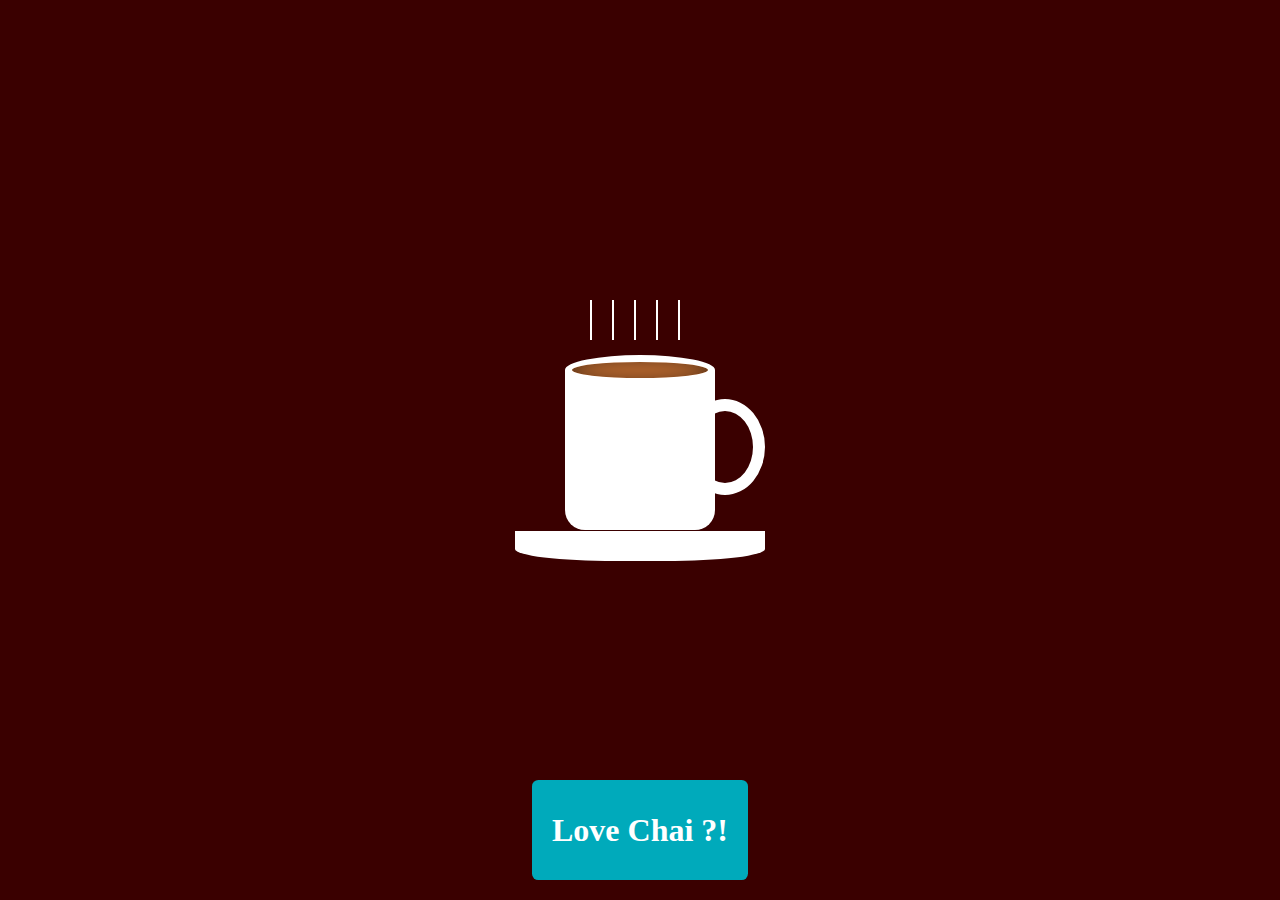
<file: Animated Tea Cup/index.html>
<!DOCTYPE html>
<html lang="en">
<head>
    <meta charset="UTF-8">
    <meta name="viewport" content="width=device-width, initial-scale=1.0">
    <title>Animated Tea Cup</title>
    <link rel="stylesheet" href="style.css">
</head>
<body>
    <div class="speech-bubble">
        <h1>Love Chai ?!</h1>
    </div>
    <div class="cup">
        <ul>
            <li></li>
            <li></li>
            <li></li>
            <li></li>
            <li></li>
        </ul>
        <div class="plate"></div>
    </div>
    
</body>
</html>
</file>
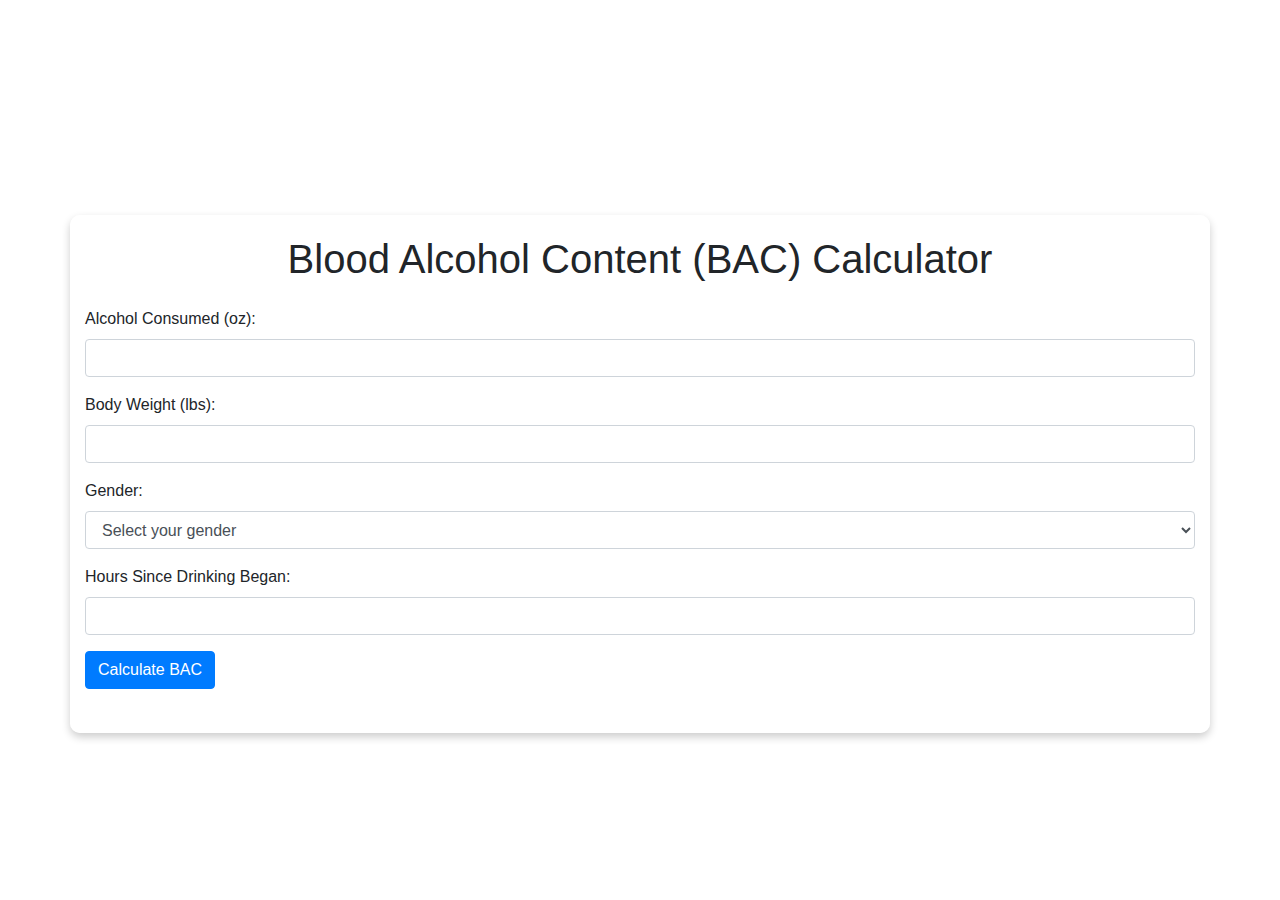
<file: Blood Alcohol Content/index.html>
<!DOCTYPE html>
<html lang="en">
<head>
    <meta charset="UTF-8">
    <meta name="viewport" content="width=device-width, initial-scale=1.0">
    <link href="styles.css" rel="stylesheet">
    <link href="https://stackpath.bootstrapcdn.com/bootstrap/4.5.2/css/bootstrap.min.css" rel="stylesheet">
    <title>BAC Calculator</title>
</head>
<body>
    <div class="bg d-flex justify-content-center align-items-center">
    <div class="container mt-5">
    <h1>Blood Alcohol Content (BAC) Calculator</h1>
    <form id="bacForm" class="mt-4">
        <div class="form-group">
            <label for="alcoholConsumed">Alcohol Consumed (oz):</label>
            <input type="number" class="form-control" id="alcoholConsumed" required>
        </div>
        <div class="form-group">
            <label for="bodyWeight">Body Weight (lbs):</label>
            <input type="number" class="form-control" id="bodyWeight" required>
        </div>
        <div class="form-group">
            <label for="gender">Gender:</label>
            <select class="form-control" id="gender" required>
                <option value="" disabled selected>Select your gender</option>
                <option value="male">Male</option>
                <option value="female">Female</option>
            </select>
        </div>
        <div class="form-group">
            <label for="hours">Hours Since Drinking Began:</label>
            <input type="number" class="form-control" id="hours" required>
        </div>
        <button type="button" class="btn btn-primary" onclick="calculateBAC()">Calculate BAC</button>
    </form>
    <h2 class="text-center mt-4" id="result"></h2>
</div></div>
    <script src="bacCalculator.js"></script>
</body>
</html>
</file>
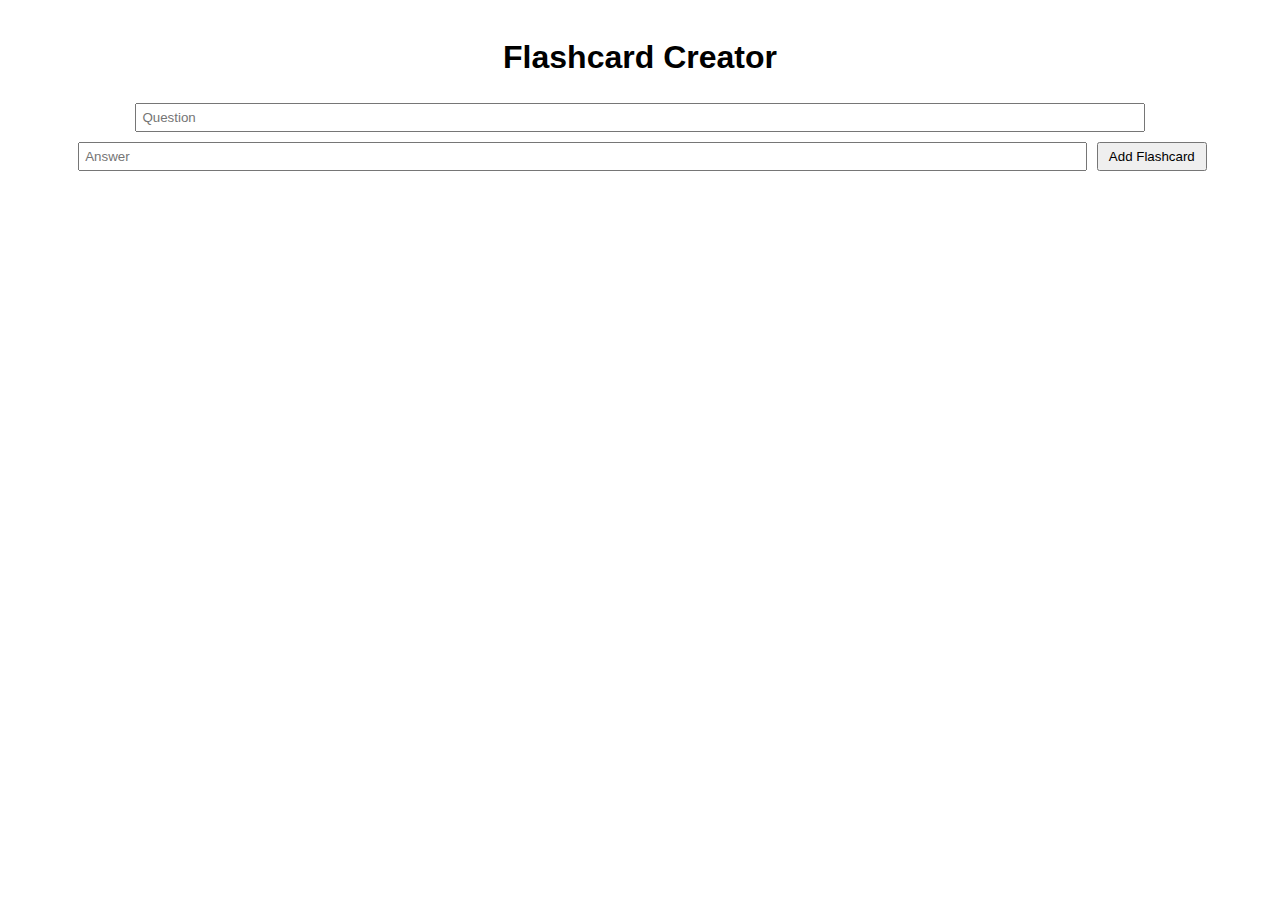
<file: FlashCard/index.html>
<!DOCTYPE html>
<html lang="en">
<head>
  <meta charset="UTF-8">
  <title>Flashcard Creator</title>
  <link rel="stylesheet" href="popup.css">
</head>
<body>
  <div id="app">
    <h1>Flashcard Creator</h1>
    <div id="flashcard-form">
      <input type="text" id="question" placeholder="Question">
      <input type="text" id="answer" placeholder="Answer">
      <button id="add-flashcard">Add Flashcard</button>
    </div>
    <div id="flashcards">
      <!-- Flashcards will be dynamically added here -->
    </div>
  </div>
  <script src="popup.js"></script>
</body>
</html>
</file>
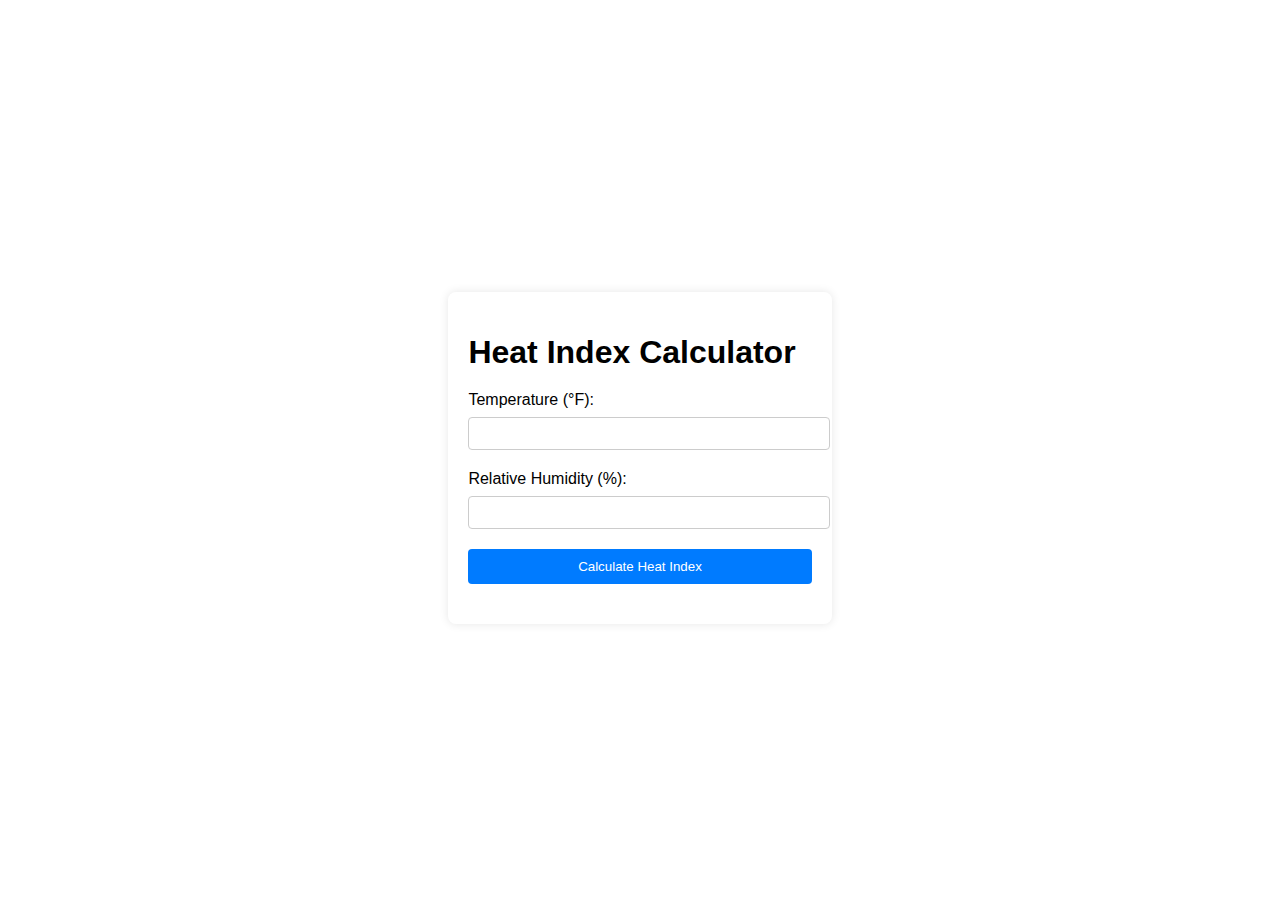
<file: HeatIndex/index.html>
<!DOCTYPE html>
<html lang="en">
<head>
    <meta charset="UTF-8">
    <meta name="viewport" content="width=device-width, initial-scale=1.0">
    <title>Heat Index Calculator</title>
    <link rel="stylesheet" href="style.css">
</head>
<body>
    <div class="container">
        <h1>Heat Index Calculator</h1>
        <form id="heatIndexForm">
            <label for="temperature">Temperature (°F):</label>
            <input type="number" id="temperature" name="temperature" required>
            
            <label for="humidity">Relative Humidity (%):</label>
            <input type="number" id="humidity" name="humidity" required>
            
            <button type="submit">Calculate Heat Index</button>
        </form>
        <div id="result"></div>
    </div>
    <script src="script.js"></script>
</body>
</html>
</file>
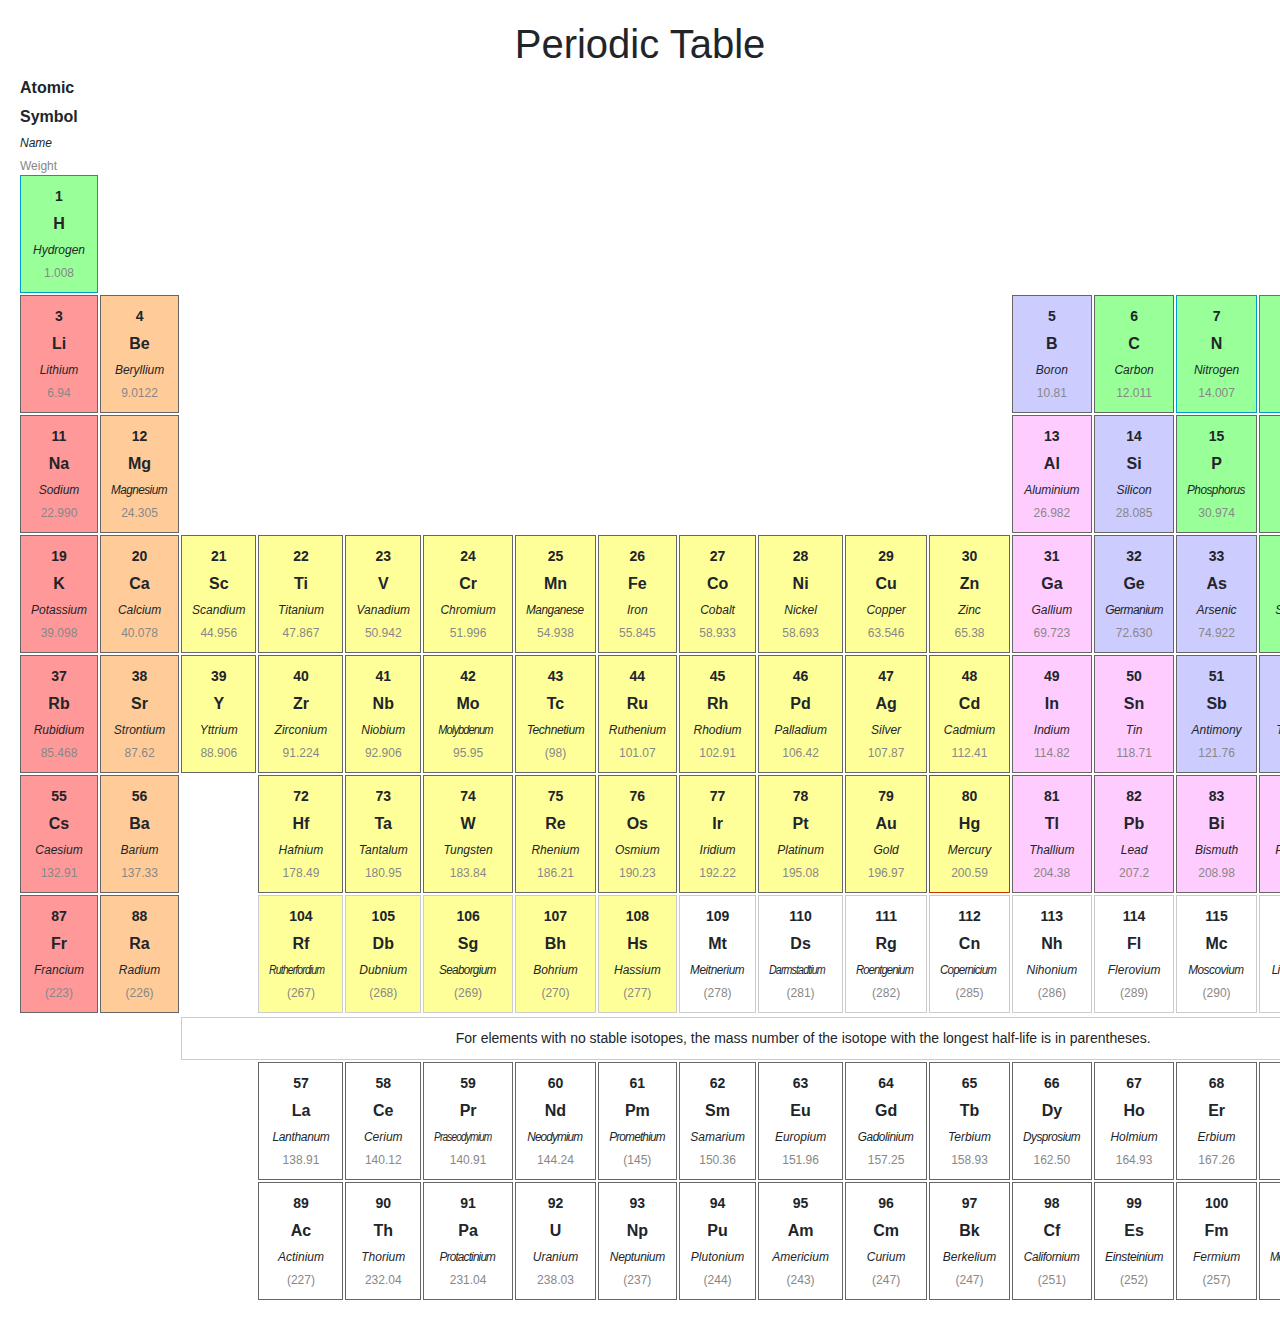
<file: Interactive-Periodic-Table/index.html>
<!DOCTYPE html>
<html lang="en">
<head>
    <meta charset="UTF-8">
    <meta name="viewport" content="width=device-width, initial-scale=1.0">
    <link rel="stylesheet" href="styles.css">
    <link href="https://stackpath.bootstrapcdn.com/bootstrap/4.5.2/css/bootstrap.min.css" rel="stylesheet">
    <link rel="stylesheet" href="https://cdnjs.cloudflare.com/ajax/libs/font-awesome/6.0.0-beta3/css/all.min.css">
   
      
    <title>Interactive Periodic Table</title>
</head>
<body>
        <h1>Periodic Table</h1>
        <div id="Legend" class="Legend">
        <b>Atomic</b>
        <abbr>Symbol</abbr>
        <em>Name</em>
        <data>Weight</data>
        </div>
        <div class="periodic-table" data-num="1">
               <li class="Nonmetal s Gas" data-atomic="1" tabindex="0" id="ele">
            <b>1</b>
            <abbr>H</abbr>
            <em>Hydrogen</em>
            <data data-abridged="1.008">1.008</data>
        </li>
        <li class="Noble s Gas" data-atomic="2" tabindex="0" id="ele">
            <b>2</b>
            <abbr>He</abbr>
            <em>Helium</em>
            <data data-abridged="4.0026">4.0026</data>
        </li>
        <li class="Alkali s Solid" data-atomic="3" tabindex="0" id="ele">
            <b>3</b>
            <abbr>Li</abbr>
            <em>Lithium</em>
            <data data-abridged="6.94">6.94</data>
        </li>
        <li class="Alkaline s Solid" data-atomic="4" tabindex="0" id="ele">
            <b>4</b>
            <abbr>Be</abbr>
            <em>Beryllium</em>
            <data data-abridged="9.0122">9.0122</data>
        </li>
        <li class="Metalloid p Solid" data-atomic="5" tabindex="0" id="ele">
            <b>5</b>
            <abbr>B</abbr>
            <em>Boron</em>
            <data data-abridged="10.81">10.81</data>
        </li>
        <li class="Nonmetal p Solid" data-atomic="6" tabindex="0" id="ele">
            <b>6</b>
            <abbr>C</abbr>
            <em>Carbon</em>
            <data data-abridged="12.011">12.011</data>
        </li>
        <li class="Nonmetal p Gas" data-atomic="7" tabindex="0" id="ele">
            <b>7</b>
            <abbr>N</abbr>
            <em>Nitrogen</em>
            <data data-abridged="14.007">14.007</data>
        </li>
        <li class="Nonmetal p Gas" data-atomic="8" tabindex="0" id="ele">
            <b>8</b>
            <abbr>O</abbr>
            <em>Oxygen</em>
            <data data-abridged="15.999">15.999</data>
        </li>
        <li class="Nonmetal p Gas" data-atomic="9" tabindex="0" id="ele">
            <b>9</b>
            <abbr>F</abbr>
            <em>Fluorine</em>
            <data data-abridged="18.998">18.998</data>
        </li>
        <li class="Noble p Gas" data-atomic="10" tabindex="0" id="ele">
            <b>10</b>
            <abbr>Ne</abbr>
            <em>Neon</em>
            <data data-abridged="20.180">20.180</data>
        </li>
        <li class="Alkali s Solid" data-atomic="11" tabindex="0" id="ele">
            <b>11</b>
            <abbr>Na</abbr>
            <em>Sodium</em>
            <data data-abridged="22.990">22.990</data>
        </li>
        <li class="Alkaline s Solid" data-atomic="12" tabindex="0" id="ele">
            <b>12</b>
            <abbr>Mg</abbr>
            <em style="letter-spacing: -0.0462963em; transform: translateX(-1%) scaleX(0.98);">Magnesium</em>
            <data data-abridged="24.305">24.305</data>
        </li>
        <li class="Poor p Solid" data-atomic="13" tabindex="0" id="ele">
            <b>13</b>
            <abbr>Al</abbr>
            <em style="letter-spacing: -0.00925926em;">Aluminium</em>
            <data data-abridged="26.982">26.982</data>
        </li>
        <li class="Metalloid p Solid" data-atomic="14" tabindex="0" id="ele">
            <b>14</b>
            <abbr>Si</abbr>
            <em>Silicon</em>
            <data data-abridged="28.085">28.085</data>
        </li>
        <li class="Nonmetal p Solid" data-atomic="15" tabindex="0" id="ele">
            <b>15</b>
            <abbr>P</abbr>
            <em style="letter-spacing: -0.0416667em; transform: translateX(-1%) scaleX(0.98);">Phosphorus</em>
            <data data-abridged="30.974">30.974</data>
        </li>
        <li class="Nonmetal p Solid" data-atomic="16" tabindex="0" id="ele">
            <b>16</b>
            <abbr>S</abbr>
            <em>Sulfur</em>
            <data data-abridged="32.06">32.06</data>
        </li>
        <li class="Nonmetal p Gas" data-atomic="17" tabindex="0" id="ele">
            <b>17</b>
            <abbr>Cl</abbr>
            <em>Chlorine</em>
            <data data-abridged="35.45">35.45</data>
        </li>
        <li class="Noble p Gas" data-atomic="18" tabindex="0" id="ele">
            <b>18</b>
            <abbr>Ar</abbr>
            <em>Argon</em>
            <data data-abridged="39.948">39.948</data>
        </li>
        <li class="Alkali s Solid" data-atomic="19" tabindex="0" id="ele">
            <b>19</b>
            <abbr>K</abbr>
            <em>Potassium</em>
            <data data-abridged="39.098">39.098</data>
        </li>
        <li class="Alkaline s Solid" data-atomic="20" tabindex="0" id="ele">
            <b>20</b>
            <abbr>Ca</abbr>
            <em>Calcium</em>
            <data data-abridged="40.078">40.078</data>
        </li>
    
        <li class="Transition d Solid" data-atomic="21" tabindex="0" id="ele">
            <b>21</b>
            <abbr>Sc</abbr>
            <em>Scandium</em>
            <data data-abridged="44.956">44.956</data>
        </li>
        <li class="Transition d Solid" data-atomic="22" tabindex="0" id="ele">
            <b>22</b>
            <abbr>Ti</abbr>
            <em>Titanium</em>
            <data data-abridged="47.867">47.867</data>
        </li>
        <li class="Transition d Solid" data-atomic="23" tabindex="0" id="ele">
            <b>23</b>
            <abbr>V</abbr>
            <em>Vanadium</em>
            <data data-abridged="50.942">50.942</data>
        </li>
        <li class="Transition d Solid" data-atomic="24" tabindex="0" id="ele">
            <b>24</b>
            <abbr>Cr</abbr>
            <em>Chromium</em>
            <data data-abridged="51.996">51.996</data>
        </li>
        <li class="Transition d Solid" data-atomic="25" tabindex="0" id="ele">
            <b>25</b>
            <abbr>Mn</abbr>
            <em style="letter-spacing: -0.037037em; transform: translateX(-1%) scaleX(0.98);">Manganese</em>
            <data data-abridged="54.938">54.938</data>
        </li>
        <li class="Transition d Solid" data-atomic="26" tabindex="0" id="ele">
            <b>26</b>
            <abbr>Fe</abbr>
            <em>Iron</em>
            <data data-abridged="55.845">55.845</data>
        </li>
        <li class="Transition d Solid" data-atomic="27" tabindex="0" id="ele">
            <b>27</b>
            <abbr>Co</abbr>
            <em>Cobalt</em>
            <data data-abridged="58.933">58.933</data>
        </li>
        <li class="Transition d Solid" data-atomic="28" tabindex="0" id="ele">
            <b>28</b>
            <abbr>Ni</abbr>
            <em>Nickel</em>
            <data data-abridged="58.693">58.693</data>
        </li>
        <li class="Transition d Solid" data-atomic="29" tabindex="0" id="ele">
            <b>29</b>
            <abbr>Cu</abbr>
            <em>Copper</em>
            <data data-abridged="63.546">63.546</data>
        </li>
        <li class="Transition d Solid" data-atomic="30" tabindex="0">
            <b>30</b>
            <abbr>Zn</abbr>
            <em>Zinc</em>
            <data data-abridged="65.38">65.38</data>
        </li>
        <li class="Poor p Solid" data-atomic="31" tabindex="0">
            <b>31</b>
            <abbr>Ga</abbr>
            <em>Gallium</em>
            <data data-abridged="69.723">69.723</data>
        </li>
        <li class="Metalloid p Solid" data-atomic="32" tabindex="0">
            <b>32</b>
            <abbr>Ge</abbr>
            <em style="letter-spacing: -0.0462963em;">Germanium</em>
            <data data-abridged="72.630">72.630</data>
        </li>
        <li class="Metalloid p Solid" data-atomic="33" tabindex="0">
            <b>33</b>
            <abbr>As</abbr>
            <em>Arsenic</em>
            <data data-abridged="74.922">74.922</data>
        </li>
        <li class="Nonmetal p Solid" data-atomic="34" tabindex="0">
            <b>34</b>
            <abbr>Se</abbr>
            <em>Selenium</em>
            <data data-abridged="78.971">78.971</data>
        </li>
        <li class="Nonmetal p Liquid" data-atomic="35" tabindex="0">
            <b>35</b>
            <abbr>Br</abbr>
            <em>Bromine</em>
            <data data-abridged="79.904">79.904</data>
        </li>
        <li class="Noble p Gas" data-atomic="36" tabindex="0">
            <b>36</b>
            <abbr>Kr</abbr>
            <em>Krypton</em>
            <data data-abridged="83.798">83.798</data>
        </li>
        <li class="Alkali s Solid" data-atomic="37" tabindex="0">
            <b>37</b>
            <abbr>Rb</abbr>
            <em>Rubidium</em>
            <data data-abridged="85.468">85.468</data>
        </li>
        <li class="Alkaline s Solid" data-atomic="38" tabindex="0">
            <b>38</b>
            <abbr>Sr</abbr>
            <em>Strontium</em>
            <data data-abridged="87.62">87.62</data>
        </li>
        <li class="Transition d Solid" data-atomic="39" tabindex="0">
            <b>39</b>
            <abbr>Y</abbr>
            <em>Yttrium</em>
            <data data-abridged="88.906">88.906</data>
        </li>
        <li class="Transition d Solid" data-atomic="40" tabindex="0">
            <b>40</b>
            <abbr>Zr</abbr>
            <em>Zirconium</em>
            <data data-abridged="91.224">91.224</data>
        </li>
        <li class="Transition d Solid" data-atomic="41" tabindex="0">
            <b>41</b>
            <abbr>Nb</abbr>
            <em>Niobium</em>
            <data data-abridged="92.906">92.906</data>
        </li>
        <li class="Transition d Solid" data-atomic="42" tabindex="0">
            <b>42</b>
            <abbr>Mo</abbr>
            <em style="letter-spacing: -0.0833333em; transform: translateX(-3.77358%) scaleX(0.924528);">Molybdenum</em>
            <data data-abridged="95.95">95.95</data>
        </li>
        <li class="Transition d Solid" data-atomic="43" tabindex="0">
            <b>43</b>
            <abbr>Tc</abbr>
            <em style="letter-spacing: -0.0333333em;">Technetium</em>
            <data data-abridged="98" data-unstable="1">(98)</data>
        </li>
        <li class="Transition d Solid" data-atomic="44" tabindex="0">
            <b>44</b>
            <abbr>Ru</abbr>
            <em style="letter-spacing: -0.00925926em;">Ruthenium</em>
            <data data-abridged="101.07">101.07</data>
        </li>
        <li class="Transition d Solid" data-atomic="45" tabindex="0">
            <b>45</b>
            <abbr>Rh</abbr>
            <em>Rhodium</em>
            <data data-abridged="102.91">102.91</data>
        </li>
        <li class="Transition d Solid" data-atomic="46" tabindex="0">
            <b>46</b>
            <abbr>Pd</abbr>
            <em>Palladium</em>
            <data data-abridged="106.42">106.42</data>
        </li>
        <li class="Transition d Solid" data-atomic="47" tabindex="0">
            <b>47</b>
            <abbr>Ag</abbr>
            <em>Silver</em>
            <data data-abridged="107.87">107.87</data>
        </li>
        <li class="Transition d Solid" data-atomic="48" tabindex="0">
            <b>48</b>
            <abbr>Cd</abbr>
            <em>Cadmium</em>
            <data data-abridged="112.41">112.41</data>
        </li>
        <li class="Poor p Solid" data-atomic="49" tabindex="0">
            <b>49</b>
            <abbr>In</abbr>
            <em>Indium</em>
            <data data-abridged="114.82">114.82</data>
        </li>
        <li class="Poor p Solid" data-atomic="50" tabindex="0">
            <b>50</b>
            <abbr>Sn</abbr>
            <em>Tin</em>
            <data data-abridged="118.71">118.71</data>
        </li>
        <li class="Metalloid p Solid" data-atomic="51" tabindex="0">
            <b>51</b>
            <abbr>Sb</abbr>
            <em>Antimony</em>
            <data data-abridged="121.76">121.76</data>
        </li>
        <li class="Metalloid p Solid" data-atomic="52" tabindex="0">
            <b>52</b>
            <abbr>Te</abbr>
            <em>Tellurium</em>
            <data data-abridged="127.60">127.60</data>
        </li>
        <li class="Nonmetal p Solid" data-atomic="53" tabindex="0">
            <b>53</b>
            <abbr>I</abbr>
            <em>Iodine</em>
            <data data-abridged="126.90">126.90</data>
        </li>
        <li class="Noble p Gas" data-atomic="54" tabindex="0">
            <b>54</b>
            <abbr>Xe</abbr>
            <em>Xenon</em>
            <data data-abridged="131.29">131.29</data>
        </li>
        <li class="Alkali s Solid" data-atomic="55" tabindex="0">
            <b>55</b>
            <abbr>Cs</abbr>
            <em>Caesium</em>
            <data data-abridged="132.91">132.91</data>
        </li>
        <li class="Alkaline s Solid" data-atomic="56" tabindex="0">
            <b>56</b>
            <abbr>Ba</abbr>
            <em>Barium</em>
            <data data-abridged="137.33">137.33</data>
        </li>
        <li class="Lanthanoid f Solid" data-atomic="57" tabindex="0" data-wide="15">
            <b>57</b>
            <abbr>La</abbr>
            <em style="letter-spacing: -0.0277778em;">Lanthanum</em>
            <data data-abridged="138.91">138.91</data>
        </li>
        <li class="Lanthanoid f Solid" data-atomic="58" tabindex="0" data-wide="14 15">
            <b>58</b>
            <abbr>Ce</abbr>
            <em>Cerium</em>
            <data data-abridged="140.12">140.12</data>
        </li>
        <li class="Lanthanoid f Solid" data-atomic="59" tabindex="0" data-wide="13 14 15">
            <b>59</b>
            <abbr>Pr</abbr>
            <em style="letter-spacing: -0.0833333em; transform: translateX(-7.75862%) scaleX(0.844828);">Praseodymium</em>
            <data data-abridged="140.91">140.91</data>
        </li>
        <li class="Lanthanoid f Solid" data-atomic="60" tabindex="0" data-wide="12 13 14 15">
            <b>60</b>
            <abbr>Nd</abbr>
            <em style="letter-spacing: -0.0740741em; transform: translateX(-1%) scaleX(0.98);">Neodymium</em>
            <data data-abridged="144.24">144.24</data>
        </li>
        <li class="Lanthanoid f Solid" data-atomic="61" tabindex="0" data-wide="11 12 13 14 15">
            <b>61</b>
            <abbr>Pm</abbr>
            <em style="letter-spacing: -0.0666667em; transform: translateX(-1%) scaleX(0.98);">Promethium</em>
            <data data-abridged="145" data-unstable="1">(145)</data>
        </li>
        <li class="Lanthanoid f Solid" data-atomic="62" tabindex="0" data-wide="10 11 12 13 14 15">
            <b>62</b>
            <abbr>Sm</abbr>
            <em>Samarium</em>
            <data data-abridged="150.36">150.36</data>
        </li>
        <li class="Lanthanoid f Solid" data-atomic="63" tabindex="0" data-wide="9 10 11 12 13 14 15">
            <b>63</b>
            <abbr>Eu</abbr>
            <em>Europium</em>
            <data data-abridged="151.96">151.96</data>
        </li>
        <li class="Lanthanoid f Solid" data-atomic="64" tabindex="0" data-wide="8 9 10 11 12 13 14 15">
            <b>64</b>
            <abbr>Gd</abbr>
            <em style="letter-spacing: -0.0333333em; transform: translateX(-1%) scaleX(0.98);">Gadolinium</em>
            <data data-abridged="157.25">157.25</data>
        </li>
        <li class="Lanthanoid f Solid" data-atomic="65" tabindex="0" data-wide="7 8 9 10 11 12 13 14 15">
            <b>65</b>
            <abbr>Tb</abbr>
            <em>Terbium</em>
            <data data-abridged="158.93">158.93</data>
        </li>
        <li class="Lanthanoid f Solid" data-atomic="66" tabindex="0" data-wide="6 7 8 9 10 11 12 13 14 15">
            <b>66</b>
            <abbr>Dy</abbr>
            <em style="letter-spacing: -0.0416667em; transform: translateX(-1%) scaleX(0.98);">Dysprosium</em>
            <data data-abridged="162.50">162.50</data>
        </li>
        <li class="Lanthanoid f Solid" data-atomic="67" tabindex="0" data-wide="5 6 7 8 9 10 11 12 13 14 15">
            <b>67</b>
            <abbr>Ho</abbr>
            <em>Holmium</em>
            <data data-abridged="164.93">164.93</data>
        </li>
        <li class="Lanthanoid f Solid" data-atomic="68" tabindex="0" data-wide="4 5 6 7 8 9 10 11 12 13 14 15">
            <b>68</b>
            <abbr>Er</abbr>
            <em>Erbium</em>
            <data data-abridged="167.26">167.26</data>
        </li>
        <li class="Lanthanoid f Solid" data-atomic="69" tabindex="0" data-wide="3 4 5 6 7 8 9 10 11 12 13 14 15">
            <b>69</b>
            <abbr>Tm</abbr>
            <em>Thulium</em>
            <data data-abridged="168.93">168.93</data>
        </li>
        <li class="Lanthanoid f Solid" data-atomic="70" tabindex="0" data-wide="2 3 4 5 6 7 8 9 10 11 12 13 14 15">
            <b>70</b>
            <abbr>Yb</abbr>
            <em>Ytterbium</em>
            <data data-abridged="173.05">173.05</data>
        </li>
        <li class="Lanthanoid d Solid" data-atomic="71" tabindex="0" data-wide="1 2 3 4 5 6 7 8 9 10 11 12 13 14 15">
            <b>71</b>
            <abbr>Lu</abbr>
            <em>Lutetium</em>
            <data data-abridged="174.97">174.97</data>
        </li>
        <li class="Transition d Solid" data-atomic="72" tabindex="0">
            <b>72</b>
            <abbr>Hf</abbr>
            <em>Hafnium</em>
            <data data-abridged="178.49">178.49</data>
        </li>
        <li class="Transition d Solid" data-atomic="73" tabindex="0">
            <b>73</b>
            <abbr>Ta</abbr>
            <em>Tantalum</em>
            <data data-abridged="180.95">180.95</data>
        </li>
        <li class="Transition d Solid" data-atomic="74" tabindex="0">
            <b>74</b>
            <abbr>W</abbr>
            <em>Tungsten</em>
            <data data-abridged="183.84">183.84</data>
        </li>
        <li class="Transition d Solid" data-atomic="75" tabindex="0">
            <b>75</b>
            <abbr>Re</abbr>
            <em>Rhenium</em>
            <data data-abridged="186.21">186.21</data>
        </li>
        <li class="Transition d Solid" data-atomic="76" tabindex="0">
            <b>76</b>
            <abbr>Os</abbr>
            <em>Osmium</em>
            <data data-abridged="190.23">190.23</data>
        </li>
        <li class="Transition d Solid" data-atomic="77" tabindex="0">
            <b>77</b>
            <abbr>Ir</abbr>
            <em>Iridium</em>
            <data data-abridged="192.22">192.22</data>
        </li>
        <li class="Transition d Solid" data-atomic="78" tabindex="0">
            <b>78</b>
            <abbr>Pt</abbr>
            <em>Platinum</em>
            <data data-abridged="195.08">195.08</data>
        </li>
        <li class="Transition d Solid" data-atomic="79" tabindex="0">
            <b>79</b>
            <abbr>Au</abbr>
            <em>Gold</em>
            <data data-abridged="196.97">196.97</data>
        </li>
        <li class="Transition d Liquid" data-wiki="Mercury (element)" data-atomic="80" tabindex="0">
            <b>80</b>
            <abbr>Hg</abbr>
            <em>Mercury</em>
            <data data-abridged="200.59">200.59</data>
        </li>
        <li class="Poor p Solid" data-atomic="81" tabindex="0">
            <b>81</b>
            <abbr>Tl</abbr>
            <em>Thallium</em>
            <data data-abridged="204.38">204.38</data>
        </li>
        <li class="Poor p Solid" data-atomic="82" tabindex="0">
            <b>82</b>
            <abbr>Pb</abbr>
            <em>Lead</em>
            <data data-abridged="207.2">207.2</data>
        </li>
        <li class="Poor p Solid" data-atomic="83" tabindex="0">
            <b>83</b>
            <abbr>Bi</abbr>
            <em>Bismuth</em>
            <data data-abridged="208.98">208.98</data>
        </li>
        <li class="Poor p Solid" data-atomic="84" tabindex="0">
            <b>84</b>
            <abbr>Po</abbr>
            <em>Polonium</em>
            <data data-abridged="209" data-unstable="1">(209)</data>
        </li>
        <li class="Metalloid p Solid" data-atomic="85" tabindex="0">
            <b>85</b>
            <abbr>At</abbr>
            <em>Astatine</em>
            <data data-abridged="210" data-unstable="1">(210)</data>
        </li>
        <li class="Noble p Gas" data-atomic="86" tabindex="0">
            <b>86</b>
            <abbr>Rn</abbr>
            <em>Radon</em>
            <data data-abridged="222" data-unstable="1">(222)</data>
        </li>
        <li class="Alkali s Solid" data-atomic="87" tabindex="0">
            <b>87</b>
            <abbr>Fr</abbr>
            <em>Francium</em>
            <data data-abridged="223" data-unstable="1">(223)</data>
        </li>
        <li class="Alkaline s Solid" data-atomic="88" tabindex="0">
            <b>88</b>
            <abbr>Ra</abbr>
            <em>Radium</em>
            <data data-abridged="226" data-unstable="1">(226)</data>
        </li>
        <li class="Actinoid f Solid" data-atomic="89" tabindex="0" data-wide="15">
            <b>89</b>
            <abbr>Ac</abbr>
            <em>Actinium</em>
            <data data-abridged="227" data-unstable="1">(227)</data>
        </li>
        <li class="Actinoid f Solid" data-atomic="90" tabindex="0" data-wide="14 15">
            <b>90</b>
            <abbr>Th</abbr>
            <em>Thorium</em>
            <data data-abridged="232.04">232.04</data>
        </li>
        <li class="Actinoid f Solid" data-atomic="91" tabindex="0" data-wide="13 14 15">
            <b>91</b>
            <abbr>Pa</abbr>
            <em style="letter-spacing: -0.0694444em; transform: translateX(-1%) scaleX(0.98);">Protactinium</em>
            <data data-abridged="231.04">231.04</data>
        </li>
        <li class="Actinoid f Solid" data-atomic="92" tabindex="0" data-wide="12 13 14 15">
            <b>92</b>
            <abbr>U</abbr>
            <em>Uranium</em>
            <data data-abridged="238.03">238.03</data>
        </li>
        <li class="Actinoid f Solid" data-atomic="93" tabindex="0" data-wide="11 12 13 14 15">
            <b>93</b>
            <abbr>Np</abbr>
            <em style="letter-spacing: -0.0277778em;">Neptunium</em>
            <data data-abridged="237" data-unstable="1">(237)</data>
        </li>
        <li class="Actinoid f Solid" data-atomic="94" tabindex="0" data-wide="10 11 12 13 14 15">
            <b>94</b>
            <abbr>Pu</abbr>
            <em>Plutonium</em>
            <data data-abridged="244" data-unstable="1">(244)</data>
        </li>
        <li class="Actinoid f Solid" data-atomic="95" tabindex="0" data-wide="9 10 11 12 13 14 15">
            <b>95</b>
            <abbr>Am</abbr>
            <em>Americium</em>
            <data data-abridged="243" data-unstable="1">(243)</data>
        </li>
        <li class="Actinoid f Solid" data-atomic="96" tabindex="0" data-wide="8 9 10 11 12 13 14 15">
            <b>96</b>
            <abbr>Cm</abbr>
            <em>Curium</em>
            <data data-abridged="247" data-unstable="1">(247)</data>
        </li>
        <li class="Actinoid f Solid" data-atomic="97" tabindex="0" data-wide="7 8 9 10 11 12 13 14 15">
            <b>97</b>
            <abbr>Bk</abbr>
            <em>Berkelium</em>
            <data data-abridged="247" data-unstable="1">(247)</data>
        </li>
        <li class="Actinoid f Solid" data-atomic="98" tabindex="0" data-wide="6 7 8 9 10 11 12 13 14 15">
            <b>98</b>
            <abbr>Cf</abbr>
            <em style="letter-spacing: -0.030303em; transform: translateX(-1%) scaleX(0.98);">Californium</em>
            <data data-abridged="251" data-unstable="1">(251)</data>
        </li>
        <li class="Actinoid f Solid" data-atomic="99" tabindex="0" data-wide="5 6 7 8 9 10 11 12 13 14 15">
            <b>99</b>
            <abbr>Es</abbr>
            <em style="letter-spacing: -0.030303em;">Einsteinium</em>
            <data data-abridged="252" data-unstable="1">(252)</data>
        </li>
        <li class="Actinoid f Solid" data-atomic="100" tabindex="0" data-wide="4 5 6 7 8 9 10 11 12 13 14 15">
            <b>100</b>
            <abbr>Fm</abbr>
            <em>Fermium</em>
            <data data-abridged="257" data-unstable="1">(257)</data>
        </li>
        <li class="Actinoid f Solid" data-atomic="101" tabindex="0" data-wide="3 4 5 6 7 8 9 10 11 12 13 14 15">
            <b>101</b>
            <abbr>Md</abbr>
            <em style="letter-spacing: -0.0833333em; transform: translateX(-3.77358%) scaleX(0.924528);">Mendelevium</em>
            <data data-abridged="258" data-unstable="1">(258)</data>
        </li>
        <li class="Actinoid f Solid" data-atomic="102" tabindex="0" data-wide="2 3 4 5 6 7 8 9 10 11 12 13 14 15">
            <b>102</b>
            <abbr>No</abbr>
            <em>Nobelium</em>
            <data data-abridged="259" data-unstable="1">(259)</data>
        </li>
        <li class="Actinoid d Solid" data-atomic="103" tabindex="0" data-wide="1 2 3 4 5 6 7 8 9 10 11 12 13 14 15">
            <b>103</b>
            <abbr>Lr</abbr>
            <em style="letter-spacing: -0.05em; transform: translateX(-1%) scaleX(0.98);">Lawrencium</em>
            <data data-abridged="266" data-unstable="1">(266)</data>
        </li>
        <li class="Transition d UnknownState" data-atomic="104" tabindex="0">
            <b>104</b>
            <abbr>Rf</abbr>
            <em style="letter-spacing: -0.0833333em; transform: translateX(-6.25%) scaleX(0.875);">Rutherfordium</em>
            <data data-abridged="267" data-unstable="1">(267)</data>
        </li>
        <li class="Transition d UnknownState" data-atomic="105" tabindex="0">
            <b>105</b>
            <abbr>Db</abbr>
            <em>Dubnium</em>
            <data data-abridged="268" data-unstable="1">(268)</data>
        </li>
        <li class="Transition d UnknownState" data-atomic="106" tabindex="0">
            <b>106</b>
            <abbr>Sg</abbr>
            <em style="letter-spacing: -0.0583333em; transform: translateX(-1%) scaleX(0.98);">Seaborgium</em>
            <data data-abridged="269" data-unstable="1">(269)</data>
        </li>
        <li class="Transition d UnknownState" data-atomic="107" tabindex="0">
            <b>107</b>
            <abbr>Bh</abbr>
            <em>Bohrium</em>
            <data data-abridged="270" data-unstable="1">(270)</data>
        </li>
        <li class="Transition d UnknownState" data-atomic="108" tabindex="0">
            <b>108</b>
            <abbr>Hs</abbr>
            <em>Hassium</em>
            <data data-abridged="277" data-unstable="1">(277)</data>
        </li>
        <li class="Unknown d UnknownState" data-atomic="109" tabindex="0">
            <b>109</b>
            <abbr>Mt</abbr>
            <em style="letter-spacing: -0.0333333em; transform: translateX(-1%) scaleX(0.98);">Meitnerium</em>
            <data data-abridged="278" data-unstable="1">(278)</data>
        </li>
        <li class="Unknown d UnknownState" data-atomic="110" tabindex="0">
            <b>110</b>
            <abbr>Ds</abbr>
            <em style="letter-spacing: -0.0833333em; transform: translateX(-5.45455%) scaleX(0.890909);">Darmstadtium</em>
            <data data-abridged="281" data-unstable="1">(281)</data>
        </li>
        <li class="Unknown d UnknownState" data-atomic="111" tabindex="0">
            <b>111</b>
            <abbr>Rg</abbr>
            <em style="letter-spacing: -0.0833333em; transform: translateX(-2.88462%) scaleX(0.942308);">Roentgenium</em>
            <data data-abridged="282" data-unstable="1">(282)</data>
        </li>
        <li class="Unknown d UnknownState" data-atomic="112" tabindex="0">
            <b>112</b>
            <abbr>Cn</abbr>
            <em style="letter-spacing: -0.0681818em; transform: translateX(-1.96078%) scaleX(0.960784);">Copernicium</em>
            <data data-abridged="285" data-unstable="1">(285)</data>
        </li>
        <li class="Unknown p UnknownState" data-atomic="113" tabindex="0">
            <b>113</b>
            <abbr>Nh</abbr>
            <em>Nihonium</em>
            <data data-abridged="286" data-unstable="1">(286)</data>
        </li>
        <li class="Unknown p UnknownState" data-atomic="114" tabindex="0">
            <b>114</b>
            <abbr>Fl</abbr>
            <em>Flerovium</em>
            <data data-abridged="289" data-unstable="1">(289)</data>
        </li>
        <li class="Unknown p UnknownState" data-atomic="115" tabindex="0">
            <b>115</b>
            <abbr>Mc</abbr>
            <em style="letter-spacing: -0.037037em; transform: translateX(-1%) scaleX(0.98);">Moscovium</em>
            <data data-abridged="290" data-unstable="1">(290)</data>
        </li>
        <li class="Unknown p UnknownState" data-atomic="116" tabindex="0">
            <b>116</b>
            <abbr>Lv</abbr>
            <em style="letter-spacing: -0.0681818em; transform: translateX(-1%) scaleX(0.98);">Livermorium</em>
            <data data-abridged="293" data-unstable="1">(293)</data>
        </li>
        <li class="Unknown p UnknownState" data-atomic="117" tabindex="0">
            <b>117</b>
            <abbr>Ts</abbr>
            <em style="letter-spacing: -0.00833333em;">Tennessine</em>
            <data data-abridged="294" data-unstable="1">(294)</data>
        </li>
        <li class="Unknown p UnknownState" data-atomic="118" tabindex="0">
            <b>118</b>
            <abbr>Og</abbr>
            <em style="letter-spacing: -0.0185185em; transform: translateX(-1%) scaleX(0.98);">Oganesson</em>
            <data data-abridged="294" data-unstable="1">(294)</data>
        </li>
    
        <div class="Parentheses" id="Parentheses" data-default="For elements with no stable isotopes, the mass number of the isotope with the longest half-life is in parentheses.">For elements with no stable isotopes, the mass number of the isotope with the longest half-life is in parentheses.</div>
        </ol>
    </div>

    
       
        <div class="modal">
            <div class="modal-content">
                <span class="close">&times;</span>
                <div class="overlay-element">Element: <span id="overlay-element"></span></div>
                <div class="overlay-atomic-mass">Atomic-Mass: <span id="overlay-atomic-mass"></span></div>
                <div class="overlay-atomic-number">Atomic-Number: <span id="overlay-atomic-number"></span></div>
                <div class="overlay-block">Block: <span id="overlay-block"></span></div>
                <div class="overlay-class">Classification: <span id="overlay-class"></span></div>
                <div class="overlay-state">State: <span id="overlay-state"></span></div>
                <button class="overlay-btn btn btn-info" onclick="speak()"><i class="fas fa-volume-up"></i>
                </button>
            </div>
        </div>
        
    <script src="./script.js"></script>
</body>
</html>
</file>
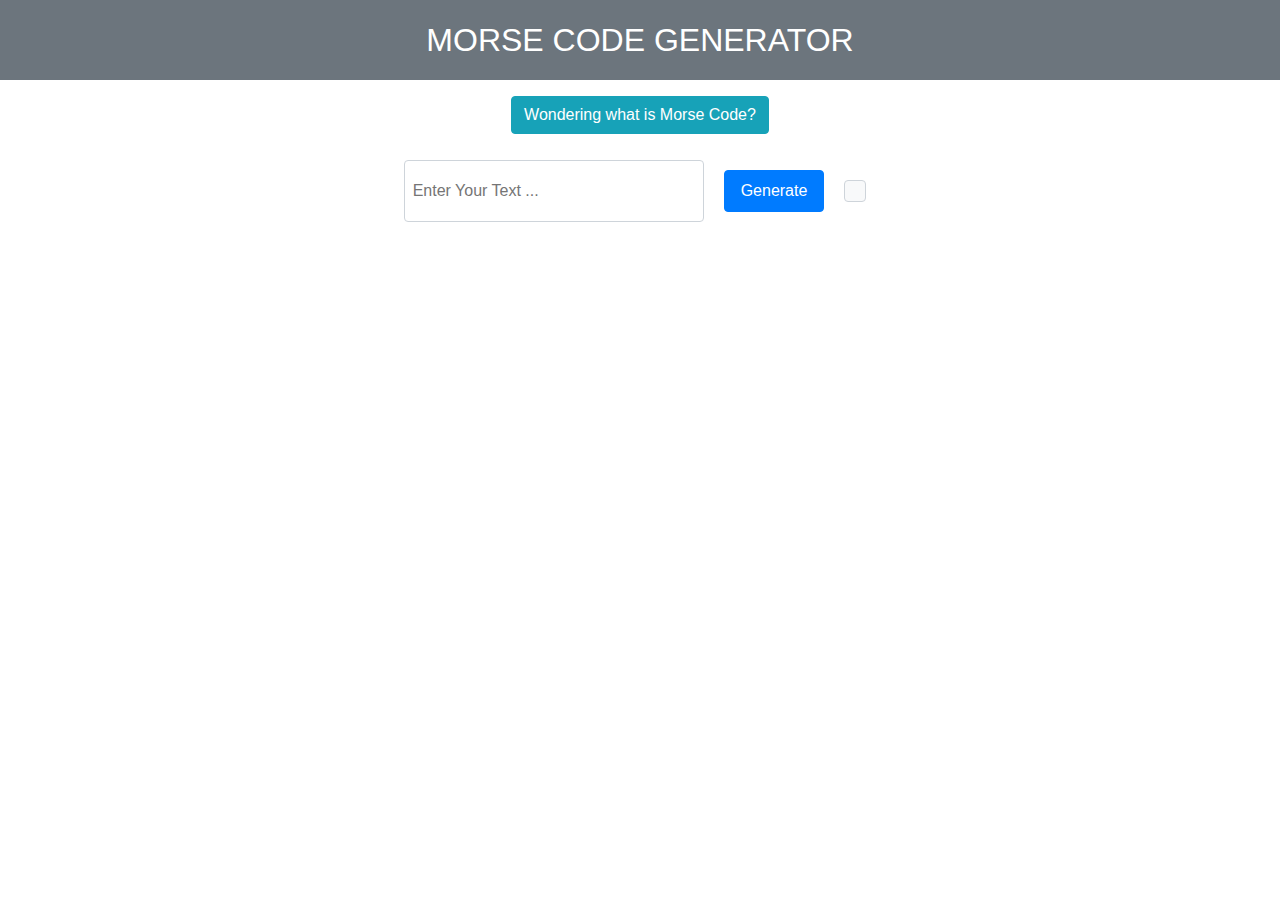
<file: MorseCode/index.html>
<!DOCTYPE html>
<html lang="en">
<head>
    <meta charset="UTF-8">
    <meta name="viewport" content="width=device-width, initial-scale=1.0">
    <link href="https://maxcdn.bootstrapcdn.com/bootstrap/4.5.2/css/bootstrap.min.css" rel="stylesheet">
    <link href="style.css" rel="stylesheet">
    <title>Morse Code Generator</title>
</head>
<body>
    <div class="container-fluid d-inline-flex p-3 bg-secondary text-white" style="justify-content: center;">
        <div class="title">MORSE CODE GENERATOR</div>
    </div>
    <div class="container my-3" style="display: flex; justify-content: center;">
        <a class="btn btn-info" data-toggle="collapse" href="#demo">Wondering what is Morse Code?</a>
    </div>
    <div class="container">
        <div class="collapse" id="demo">
            <div class="card card-body">
                <i>Morse code is a method used in telecommunications to encode text characters as sequences of two different signal durations called dots and dashes (or dits and dahs).</i>
            </div>
        </div>
    </div>
    <div class="container my-3" style="display: flex; justify-content: center; padding:10px;">
         <input type="text" required placeholder="Enter Your Text ..." id="in">
         <div style="padding: 10px">
         <button type="submit" class="btn btn-primary" onclick="generateMorse()">Generate</button></div>
         <div style="padding: 10px">
         <div id="out"></div></div>
    </div>
    <script src="https://code.jquery.com/jquery-3.5.1.min.js"></script>
    <script src="https://cdn.jsdelivr.net/npm/popper.js@1.16.1/dist/umd/popper.min.js"></script>
    <script src="https://stackpath.bootstrapcdn.com/bootstrap/4.5.2/js/bootstrap.min.js"></script>
    <script src="script.js"></script>
</body>
</html>
</file>
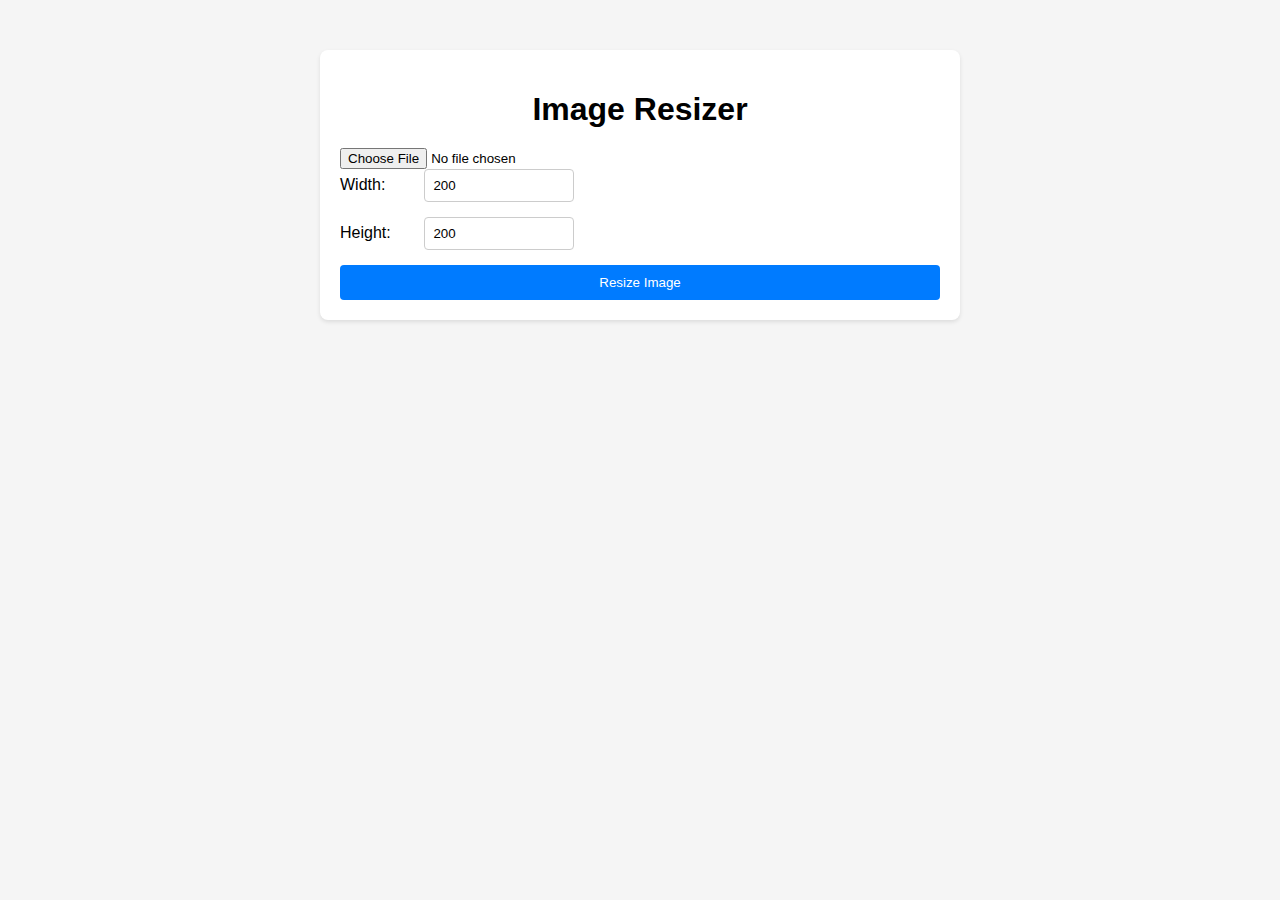
<file: Photo Resizer/index.html>
<!DOCTYPE html>
<html lang="en">
<head>
    <meta charset="UTF-8">
    <meta name="viewport" content="width=device-width, initial-scale=1.0">
    <title>Image Resizer</title>
    <link rel="stylesheet" href="styles.css">
</head>
<body>
    <div class="container">
        <h1>Image Resizer</h1>
        <input type="file" id="fileInput" accept="image/*">
        <div class="input-group">
            <label for="widthInput">Width:</label>
            <input type="number" id="widthInput" value="200">
        </div>
        <div class="input-group">
            <label for="heightInput">Height:</label>
            <input type="number" id="heightInput" value="200">
        </div>
        <button id="resizeButton">Resize Image</button>
        <a id="downloadLink" download="resized_image.png" style="display: none;">Download Resized Image</a>
        <div id="output"></div>
    </div>
    <script src="script.js"></script>
</body>
</html>
</file>
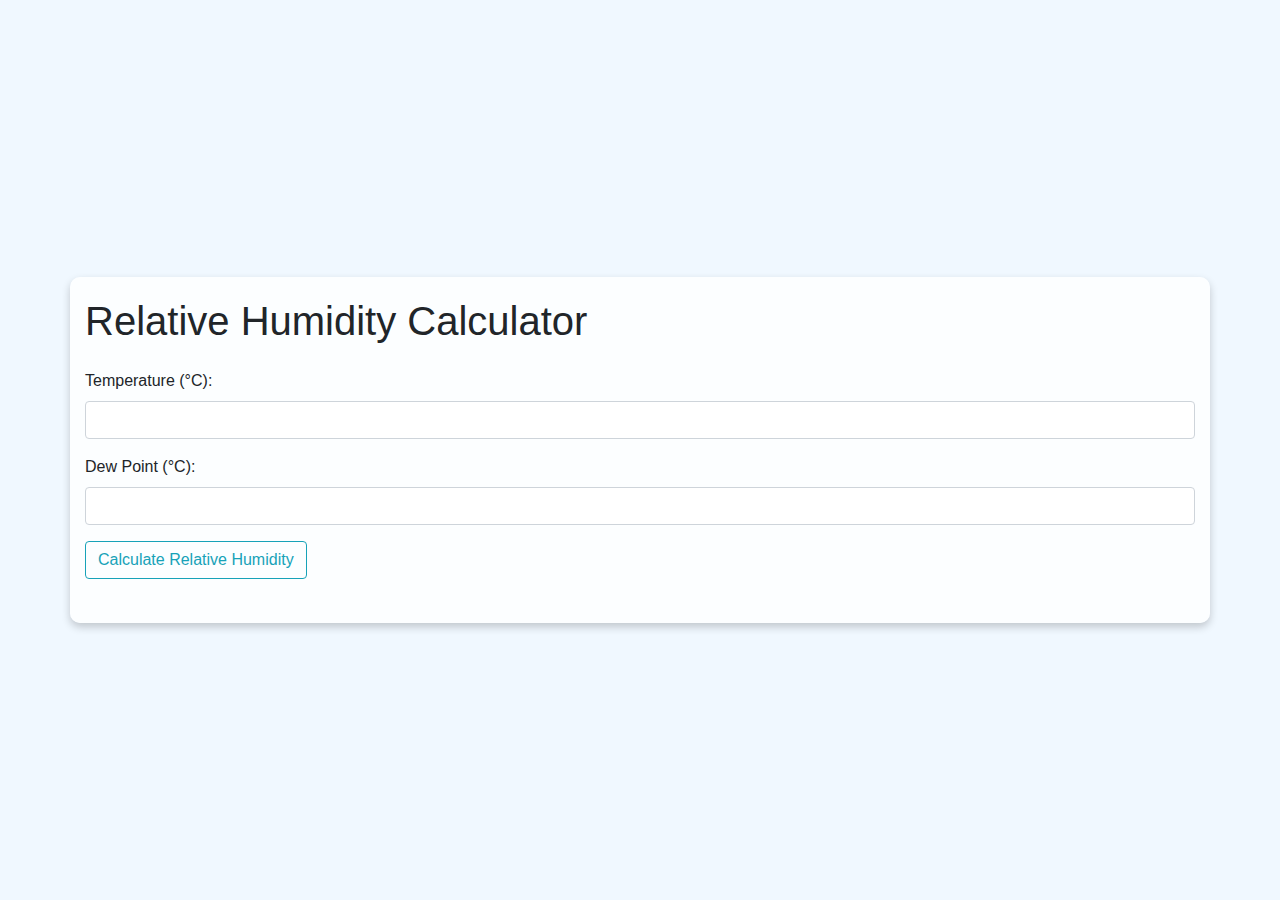
<file: Relative Humidity Calculator/index.html>
<!DOCTYPE html>
<html lang="en">
<head>
    <meta charset="UTF-8">
    <meta name="viewport" content="width=device-width, initial-scale=1.0">
    <link rel="stylesheet" href="style.css">
    <link href="https://stackpath.bootstrapcdn.com/bootstrap/4.5.2/css/bootstrap.min.css" rel="stylesheet">
    <title>Relative Humidity Calculator</title>
</head>
<body>
    <div class="bg d-flex justify-content-center align-items-center" style="height: 100vh;">
        <div class="container">
            <h1>Relative Humidity Calculator</h1>
            <form id="inputform" class="mt-4">
                <div class="form-group">
                    <label for="temperature">Temperature (°C): </label>
                    <input type="number" id="temperature" step="0.1" class="form-control">
                </div>
                <div class="form-group">
                    <label for="dewPoint">Dew Point (°C): </label>
                    <input type="number" id="dewPoint" step="0.1" class="form-control">
                </div>
                <button type="button" onclick="calculateHumidity()" class="btn btn-outline-info">Calculate Relative Humidity</button>
            </form>
            <h2 id="result" class="mt-4"></h2>
        </div>
    </div>
    <script src="script.js"></script>
</body>
</html>
</file>
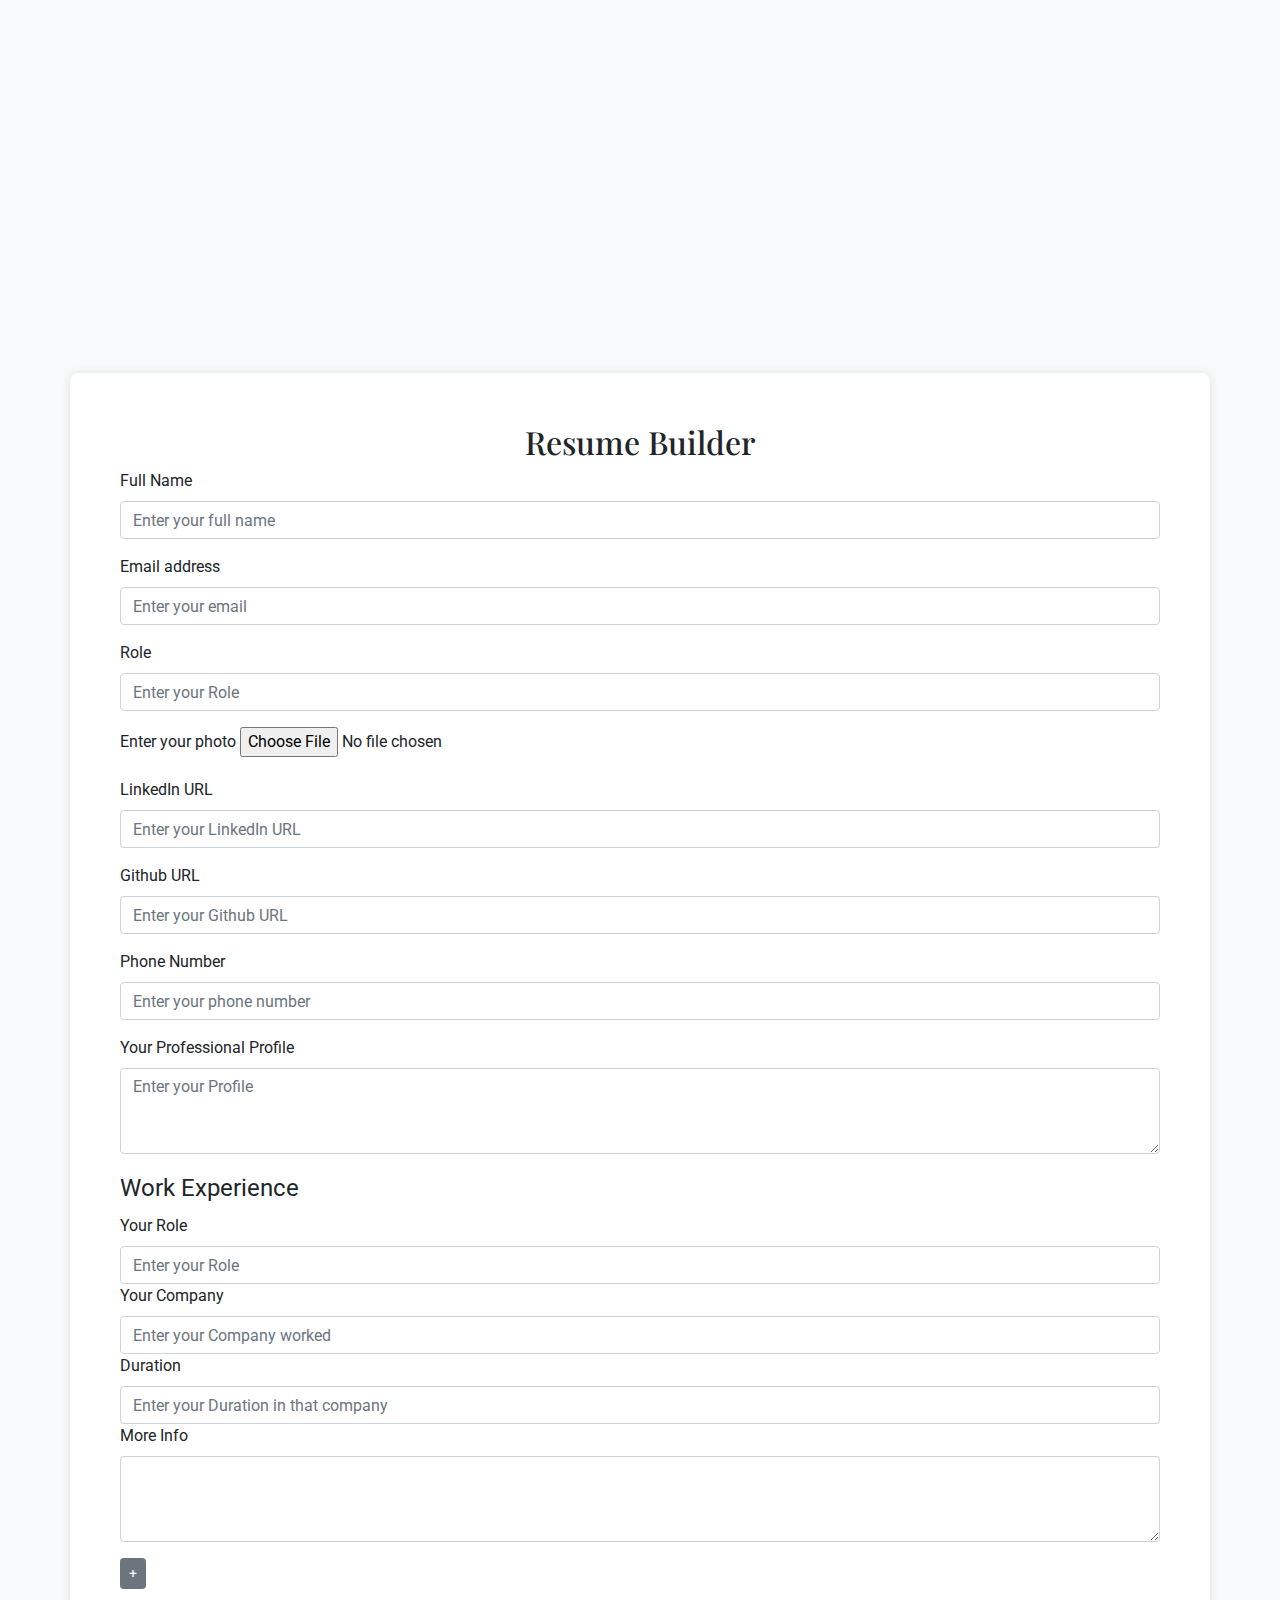
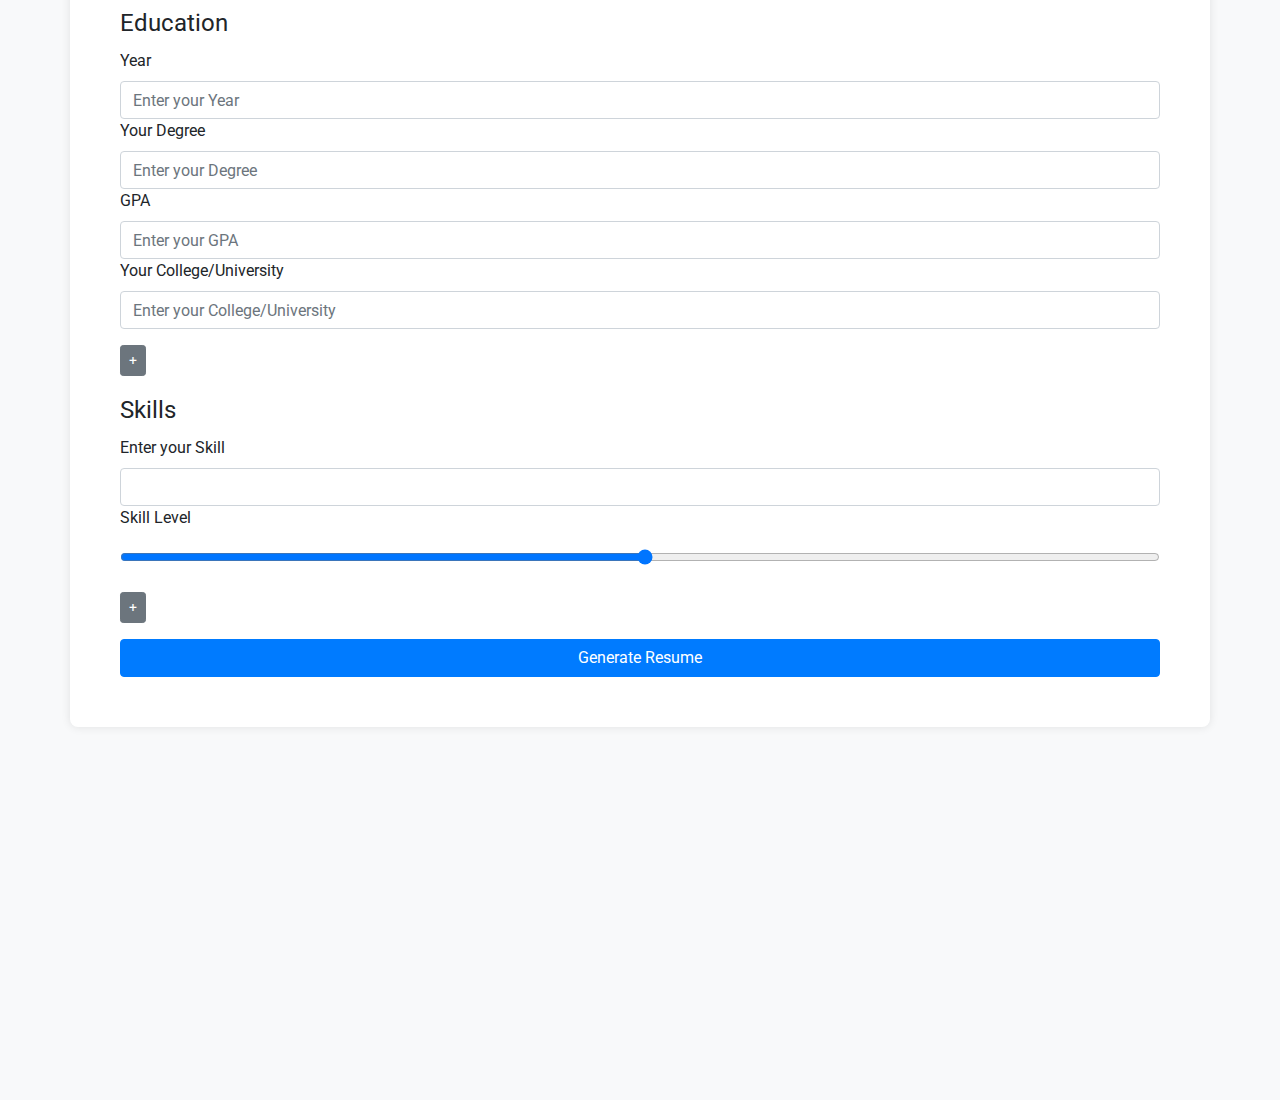
<file: Resume Builder/index.html>
<!DOCTYPE html>
<html lang="en">
<head>
  <meta charset="UTF-8">
  <meta name="viewport" content="width=device-width, initial-scale=1.0">
  <link href="https://stackpath.bootstrapcdn.com/bootstrap/4.5.2/css/bootstrap.min.css" rel="stylesheet">
  <link href="https://fonts.googleapis.com/css2?family=Roboto:wght@400;700&family=Playfair+Display:wght@400;700&family=Montserrat:wght@400;700&display=swap" rel="stylesheet">
  <link href="App.css" rel="stylesheet">
  <title>Resume Builder</title>
</head>
<body>
  <div class="container">
    <h2 class="text-center">Resume Builder</h2>
    <form>
      <div class="form-group">
        <label for="fullName">Full Name</label>
        <input type="text" class="form-control" id="fullName" placeholder="Enter your full name" required>
      </div>
      <div class="form-group">
        <label for="email">Email address</label>
        <input type="email" class="form-control" id="email" placeholder="Enter your email" required>
      </div>
      <div class="form-group">
        <label for="role">Role</label>
        <input type="text" class="form-control" id="role" placeholder="Enter your Role" required>
      </div>
      <div class="form-group">
        <label for="fileInput">Enter your photo</label>
        <input type="file" id="fileInput" accept="image/*" onchange="handleImageUpload(event)">
      </div>
      <div class="form-group">
        <label for="linkedin">LinkedIn URL</label>
        <input type="url" class="form-control" id="linkedin" placeholder="Enter your LinkedIn URL" required>
      </div>
      <div class="form-group">
        <label for="github">Github URL</label>
        <input type="url" class="form-control" id="github" placeholder="Enter your Github URL" required>
      </div>
      <div class="form-group">
        <label for="phone">Phone Number</label>
        <input type="text" class="form-control" id="phone" placeholder="Enter your phone number"  required>
      </div>
      <div class="form-group">
        <label for="profile">Your Professional Profile</label>
        <textarea rows="3" class="form-control" id="profile" placeholder="Enter your Profile" required></textarea>
      </div>
      <fieldset class="form-group" id="workExperienceFieldset">
        <legend>Work Experience</legend>
        <div class="form-group">
           <label for="role_1">Your Role</label>
           <input type="text" class="form-control" id="role_1" placeholder="Enter your Role" required>
           <label for="company_1">Your Company</label>
           <input type="text" class="form-control" id="company_1" placeholder="Enter your Company worked" required>
           <label for="yr_1">Duration</label>
           <input type="text" class="form-control" id="yr_1" placeholder="Enter your Duration in that company" required>
           <label for="info_1">More Info</label>
           <textarea rows="3" class="form-control" id="info_1" required></textarea>
        </div>
        <button type="button" class="btn btn-secondary btn-sm" onclick="addMore(event)">+</button>
      </fieldset>
      <fieldset class="form-group" id="educationFieldset">
        <legend>Education</legend>
        <div class="form-group">
           <label for="year_1">Year</label>
           <input type="number" class="form-control" id="year_1" placeholder="Enter your Year" required>
           <label for="deg_1">Your Degree</label>
           <input type="text" class="form-control" id="deg_1" placeholder="Enter your Degree" required>
           <label for="gpa_1">GPA</label>
           <input type="number" class="form-control" id="gpa_1" placeholder="Enter your GPA" required>
           <label for="uni_1">Your College/University</label>
           <input type="text" class="form-control" id="uni_1" placeholder="Enter your College/University" required>
        </div>
        <button type="button" class="btn btn-secondary btn-sm" onclick="addMore(event)">+</button>
      </fieldset>
      <fieldset class="form-group" id="skillsFieldset">
        <legend>Skills</legend>
        <div class="form-group">
          <label for="skill_1">Enter your Skill</label>
          <input type="text" class="form-control" id="skill_1" required>
          <label for="level_1">Skill Level</label>
          <input type="range" class="form-control" id="level_1" min="1"  max="100" required>
        </div>
        <button type="button" class="btn btn-secondary btn-sm" onclick="addMore(event)">+</button>
      </fieldset>
      <button type="submit" class="btn btn-primary btn-block" onclick="generateResume(event)">Generate Resume</button>
    </form>
  </div>
  <script src="./index.js"></script>
</body>
</html>
</file>
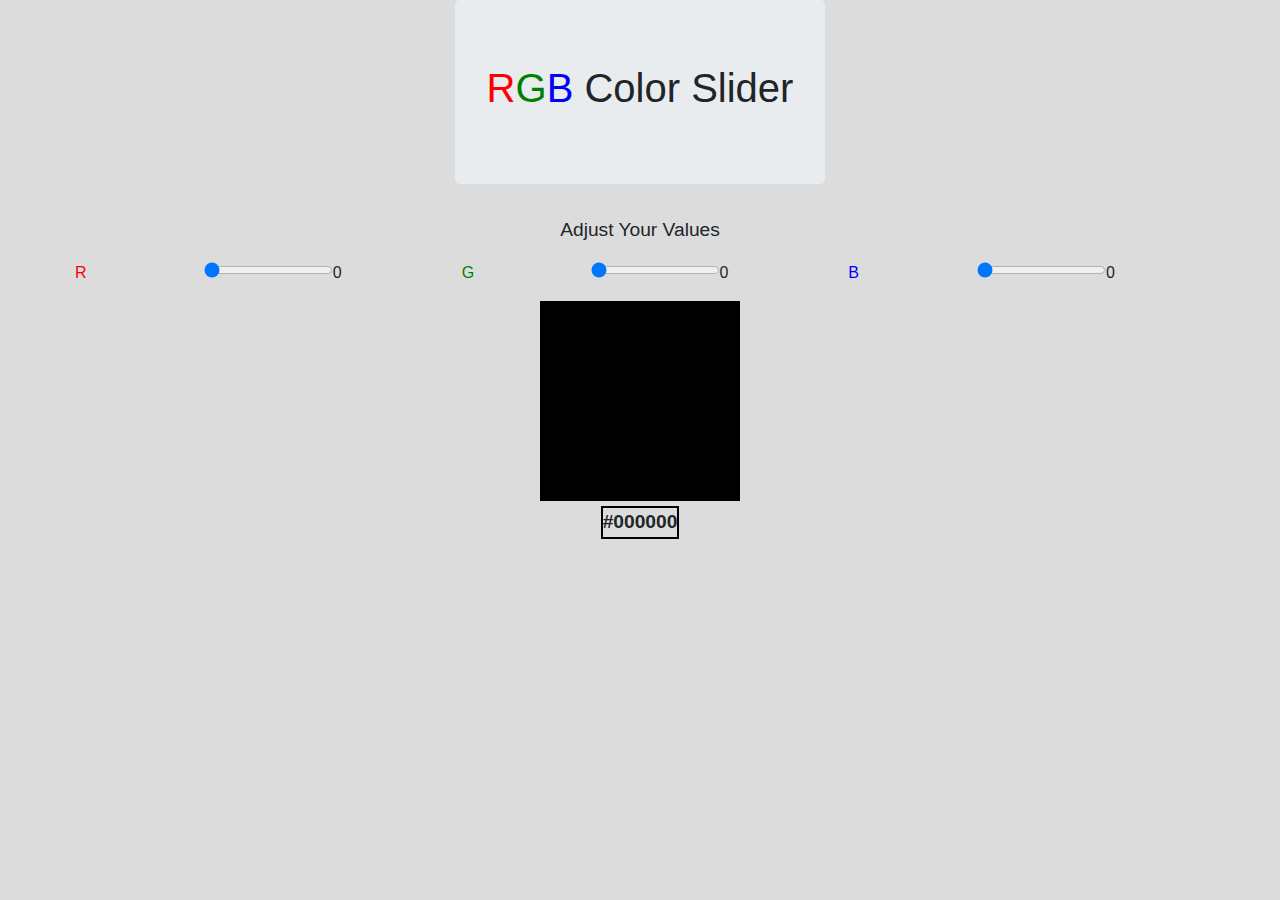
<file: RGB Color Slider/index.html>
<!DOCTYPE html>
<html lang="en">
<head>
    <meta charset="UTF-8">
    <meta name="viewport" content="width=device-width, initial-scale=1.0">
    <link href="https://stackpath.bootstrapcdn.com/bootstrap/4.5.2/css/bootstrap.min.css" rel="stylesheet">
    <link rel="stylesheet" href="style.css">
    <title>RGB Color Slider</title>
</head>
<body>
    <div class="container well well-lg">
        <div class="jumbotron ">
            <h1><span style="color : red">R</span><span style="color: green">G</span><span style="color: blue;">B</span> Color Slider</h1>
        </div>
    </div>
    <p style="display: flex; justify-content: center; font-weight: 100; font-family: sans-serif; font-size: larger;">Adjust Your Values</p>
    <div class="container col">
        <!-- Row for R -->
        <div class="row col-lg-4">
            <div class="col-sm-4">
                <p style="color: red;">R</p>
            </div>
            <div class="col-sm-4 slidecontainer">
                <input type="range" min="0" max="255" value="0" class="slider" id="R">
            </div>
            <div class="col-sm-4" id="OutputR"></div>
        </div>
        <!-- Row for G -->
        <div class="row col-lg-4">
            <div class="col-sm-4">
                <p style="color: green;">G</p>
            </div>
            <div class="col-sm-4 slidecontainer">
                <input type="range" min="0" max="255" value="0" class="slider" id="G">
            </div>
            <div class="col-sm-4" id="OutputG"></div>
        </div>
        <!-- Row for B -->
        <div class="row col-lg-4">
            <div class="col-sm-4">
                <p style="color: blue;">B</p>
            </div>
            <div class="col-sm-4 slidecontainer">
                <input type="range" min="0" max="255" value="0" class="slider" id="B">
            </div>
            <div class="col-sm-4" id="OutputB"></div>
        </div>
    </div>
    <div class="container " id="square" ></div>
    <div class="H">
    <div class="hexacode" id="hexa"></div>
</div>
    <script src="script.js"></script>

</body>
</html>
</file>
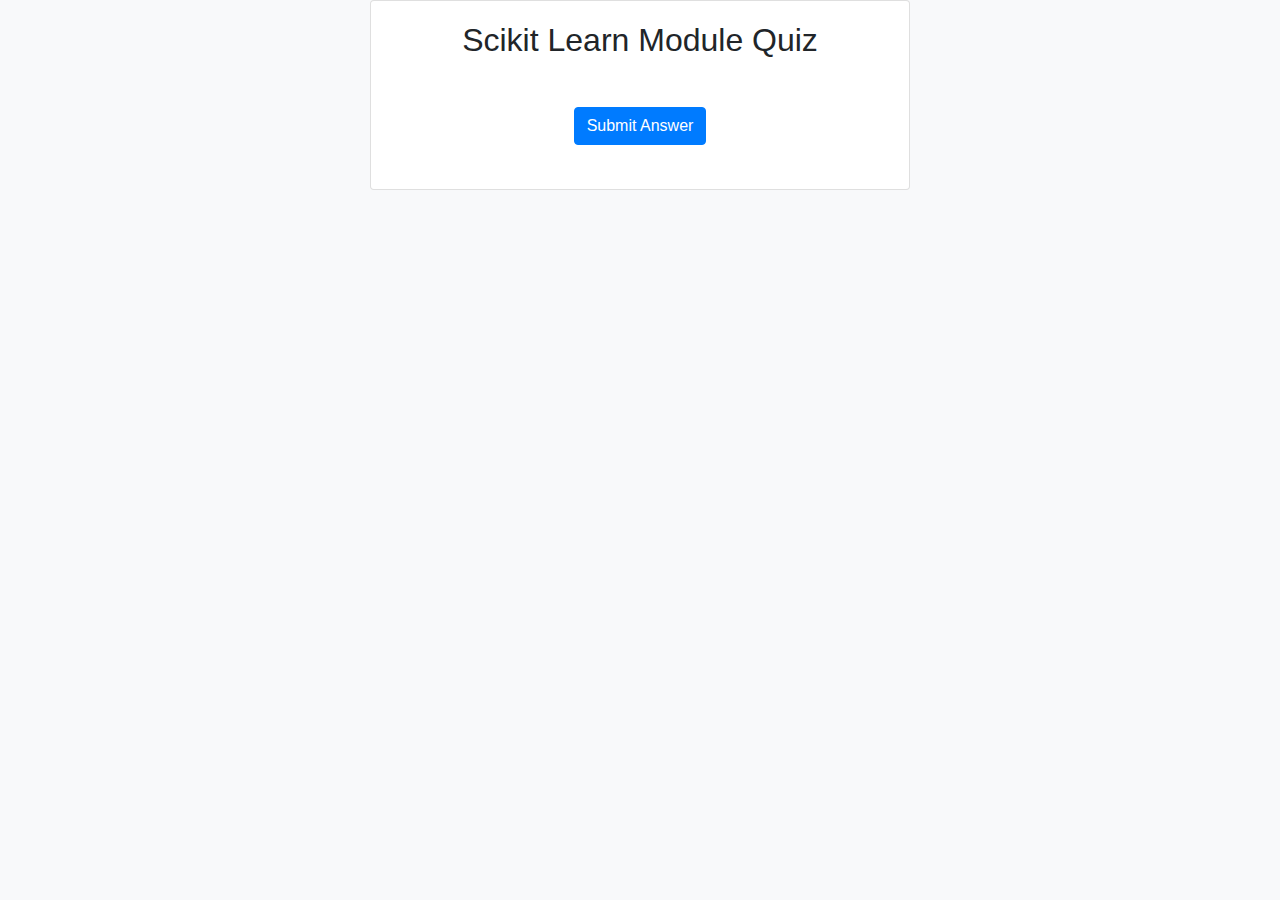
<file: Sckit Module/index.html>
<!DOCTYPE html>
<html lang="en">
<head>
    <meta charset="UTF-8">
    <meta name="viewport" content="width=device-width, initial-scale=1.0">
    <title>Check your understanding</title>
    <link rel="stylesheet" href="https://stackpath.bootstrapcdn.com/bootstrap/4.5.2/css/bootstrap.min.css">
    <style>
        body{
            background-color: rgb(191, 219, 244);
        }
        .card-body {
            padding: 20px;
        }
    </style>
</head>
<body class="bg bg-light">
    <div class="container">
        <div class="row justify-content-center">
          <div class="col-md-6">
            <div class="card text-center">
              <div class="card-body">
                <h2>Scikit Learn Module Quiz</h2>
                <div id="quiz">
                    <div id="question"></div>
                    <div id="options" class="mt-4"></div>
                    <button id="submitBtn" class="btn btn-primary mt-4">Submit Answer</button>
                    <div id="result" class="mt-4"></div>
                </div>
              </div>
            </div>
          </div>
        </div>
    </div>

    <script>
       const quiz = [{
         question: "What does SVM stands for?",
         options:["Superior Vector Machine" , "Serial Vector Machine" ,"Support Vector Machine"],
         answer: "Support Vector Machine"

       },
    {
        question: "Linear regression with many target variables ",
        options: [ "Multiple Linear Regression" , "Logistic Regression" ,"Lasso Regression"],
        answer: "Multiple Linear Regression"
    }]
    </script>
</body>
</html>
</file>
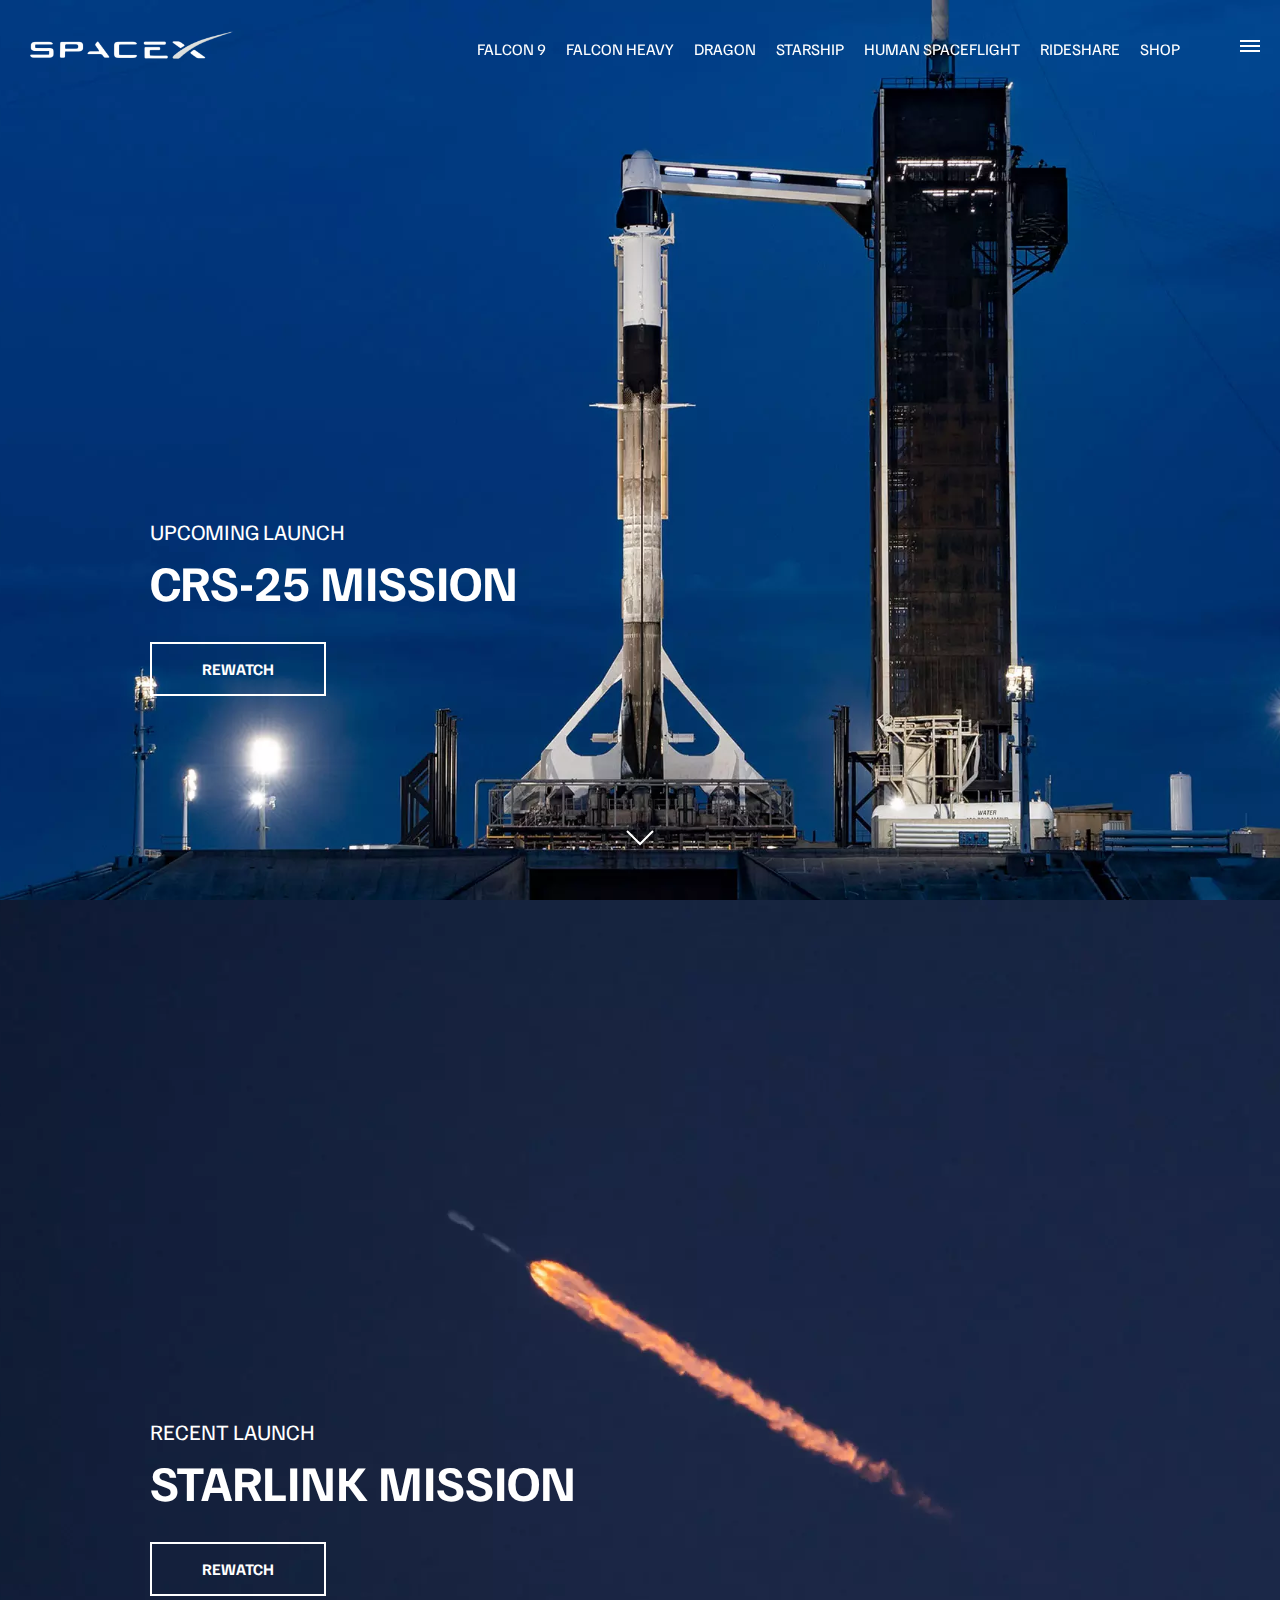
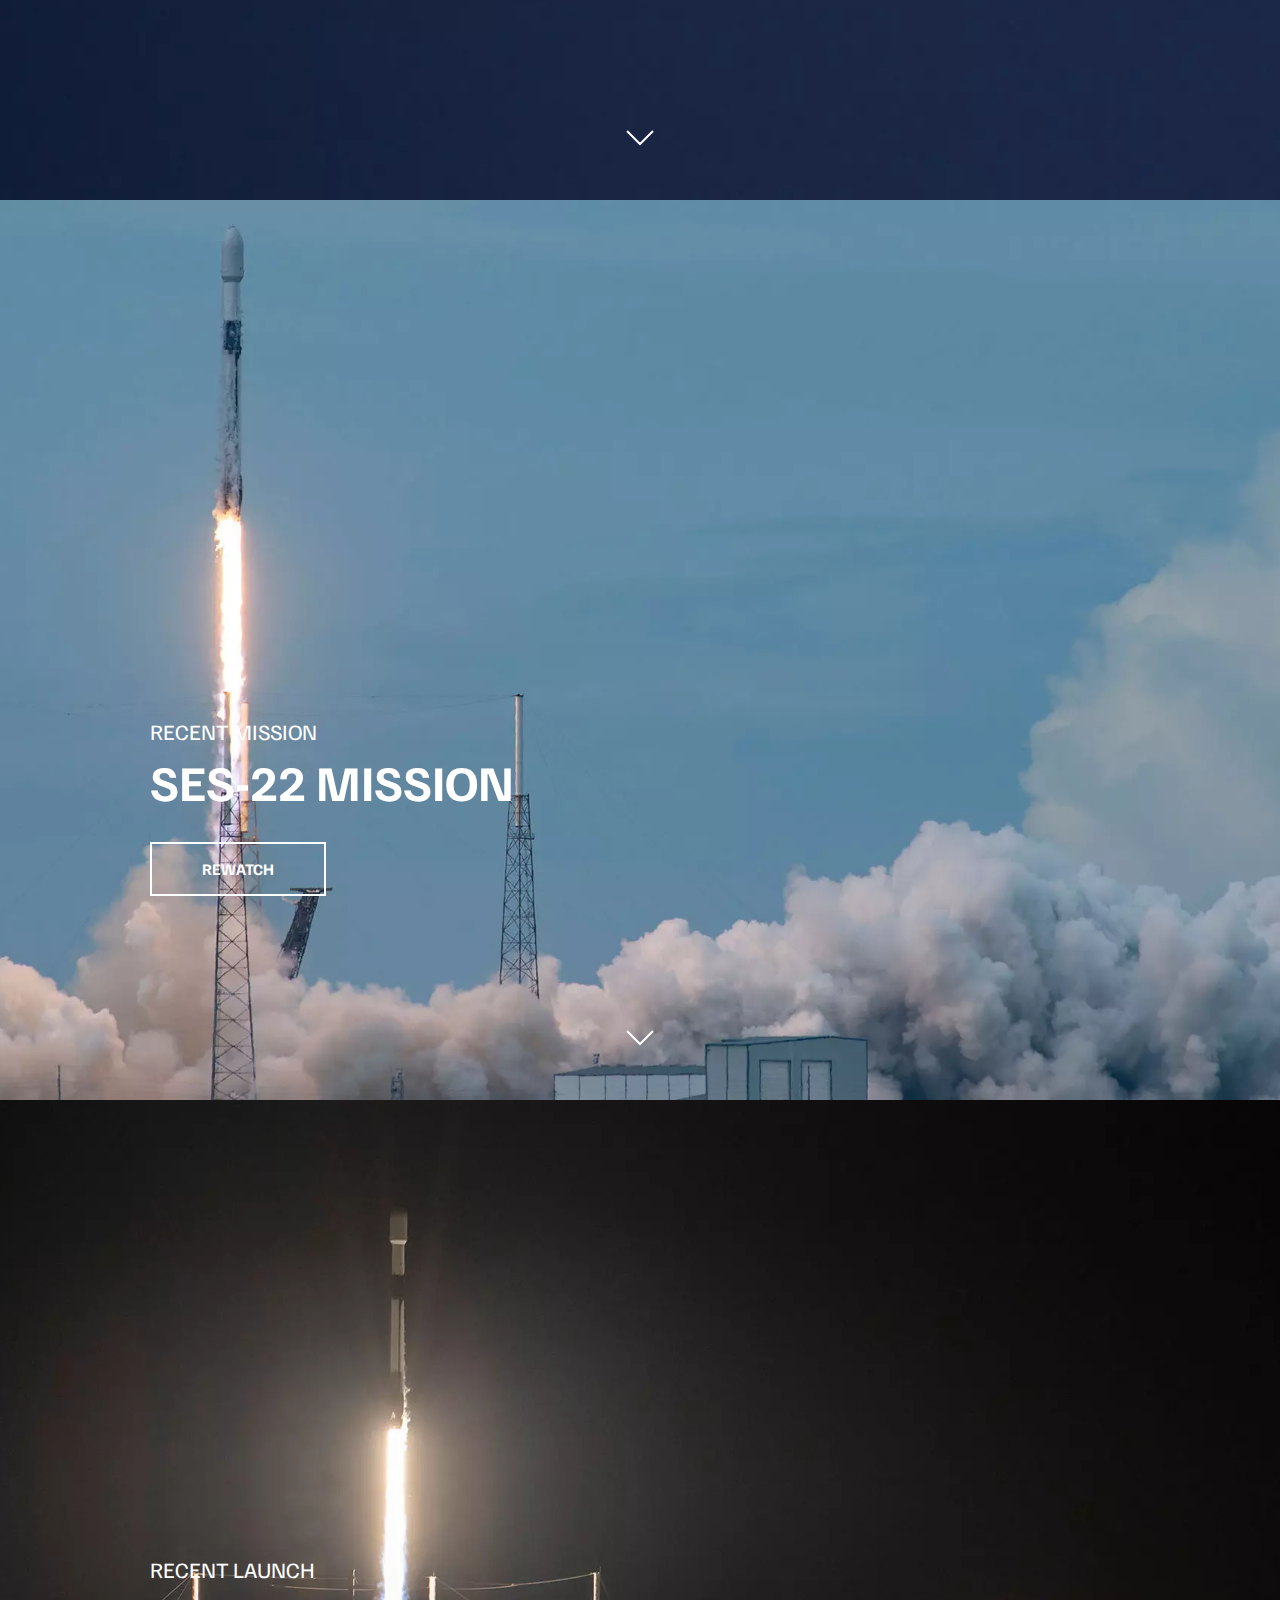
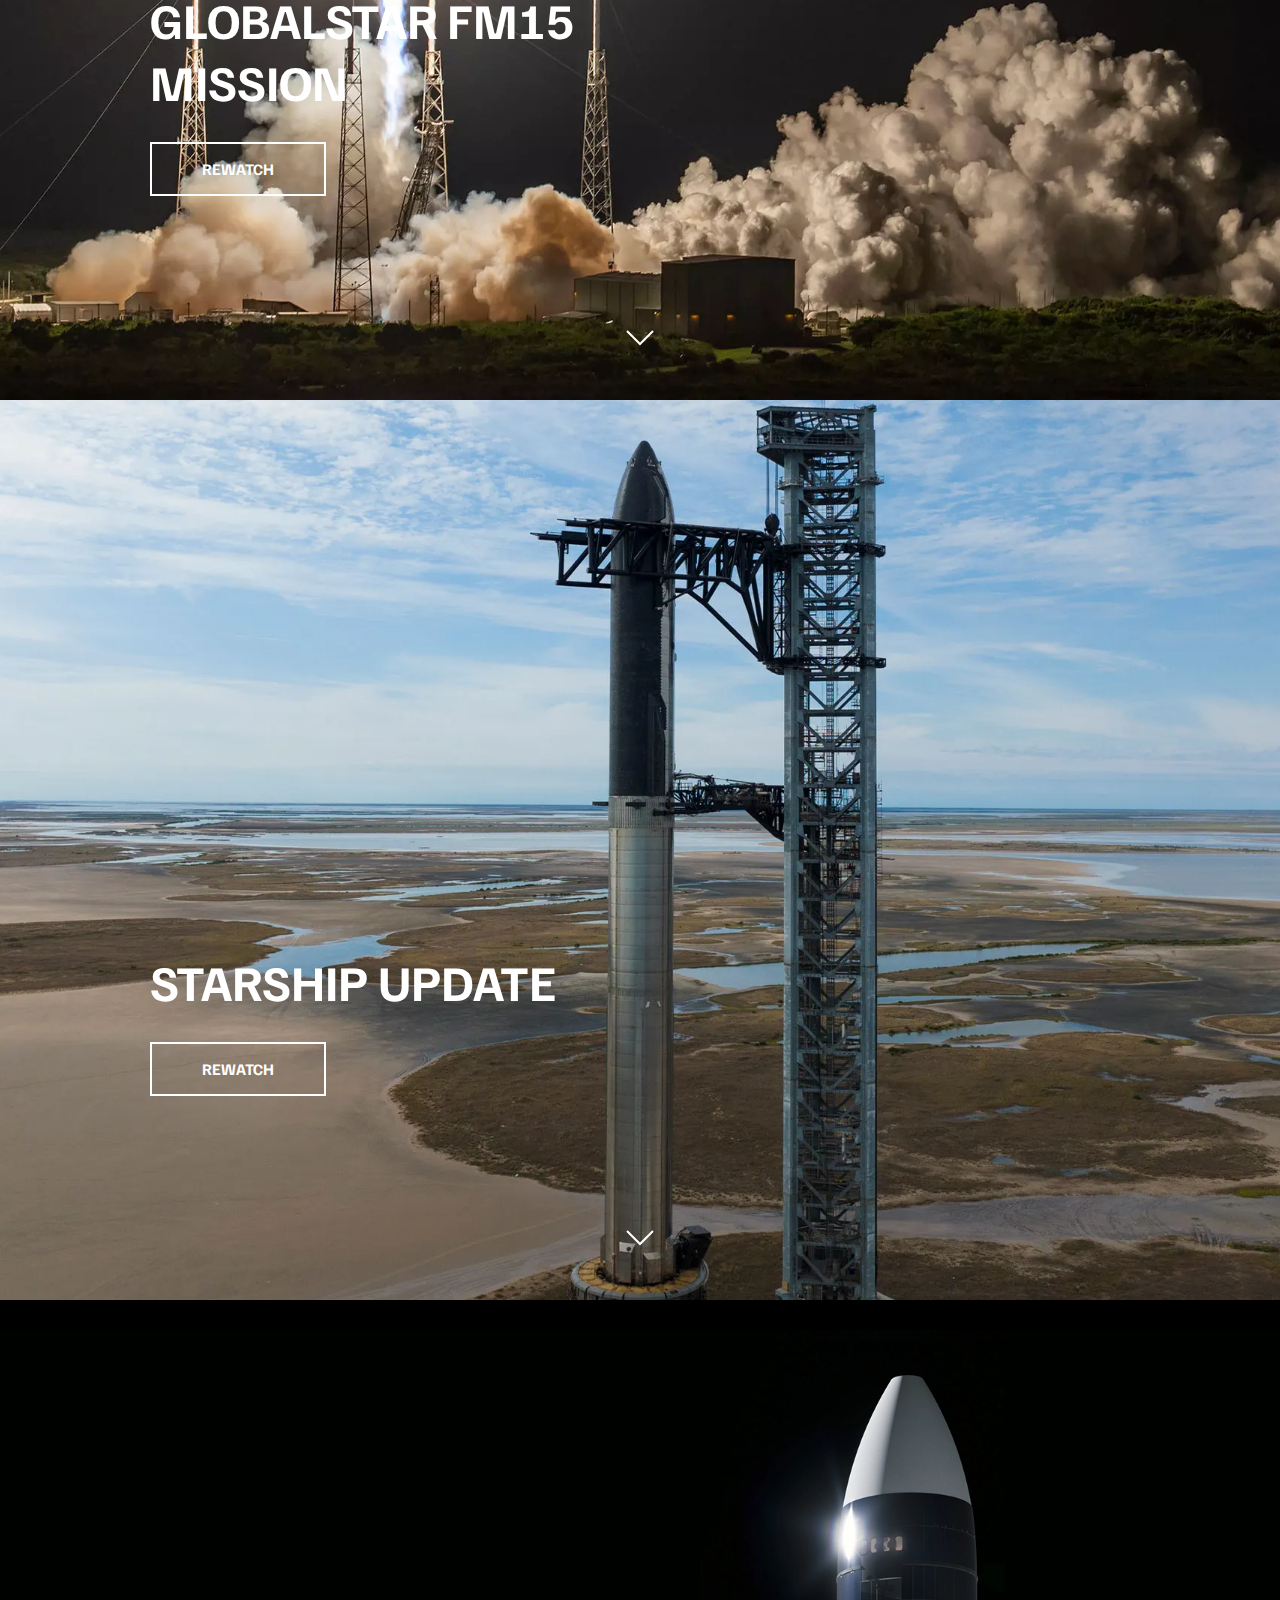
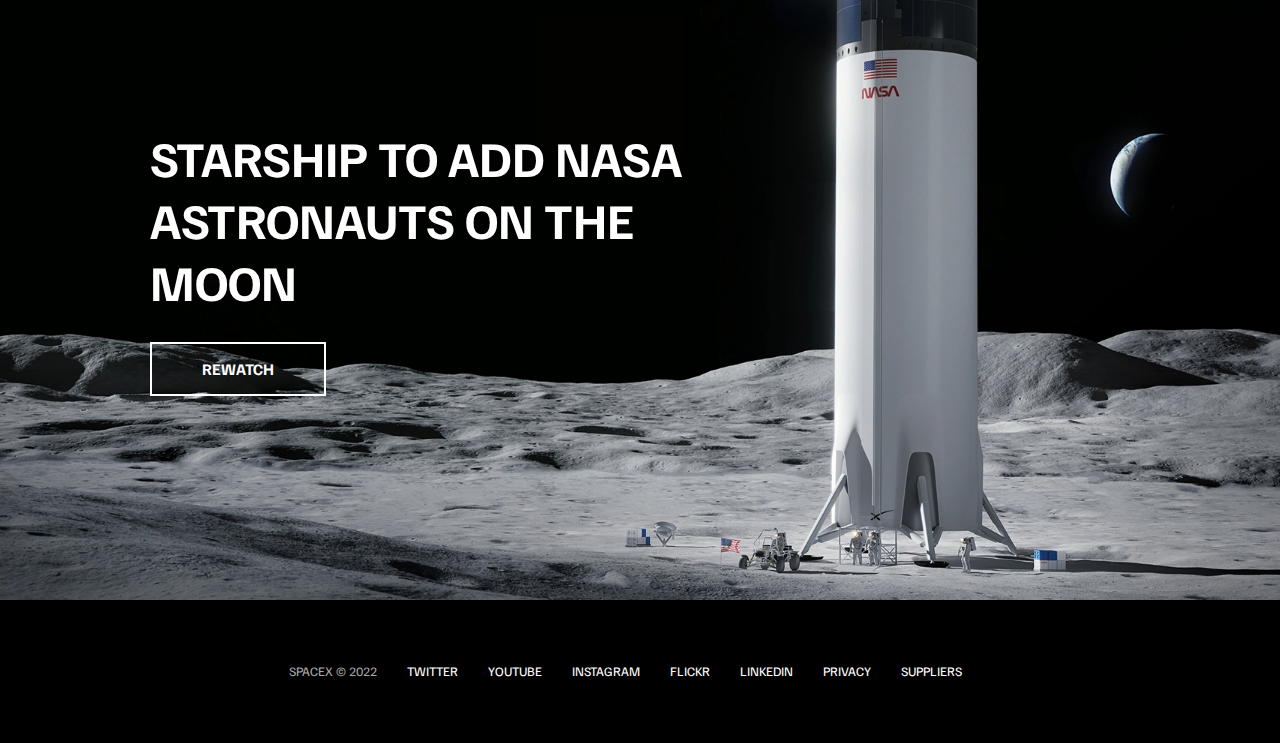
<file: SpaceX Website Clone/index.html>
<!DOCTYPE html>
<html lang="en">
<head>
    <meta charset="UTF-8">
    <meta name="viewport" content="width=device-width, initial-scale=1.0">
    <title>SpaceX</title>
    <link rel="stylesheet" href="./style.css" />
</head>
<body>
    <header class="main-header">
        <div class="logo">
            <a href="index.html">
                <img src="./img/logo.png" alt="SpaceX"/>
            </a>
        </div>
        <nav class="desktop-main-menu">
            <ul>
                <li><a href="index.html">Falcon 9</a></li>
                <li><a href="index.html">Falcon Heavy</a></li>
                <li><a href="index.html">Dragon</a></li>
                <li><a href="index.html">Starship</a></li>
                <li><a href="index.html">Human Spaceflight</a></li>
                <li><a href="index.html">Rideshare</a></li>
                <li><a href="index.html">Shop</a></li>
            </ul>
        </nav>
    </header>

    <button id="menu-btn" class="hamburger" type="button">
        <span class="hamburger-top"></span>
        <span class="hamburger-middle"></span>
        <span class="hamburger-bottom"></span>
    </button>

    <!--A-->
    <section class="section-a">
        <div class="section-inner">
          <h4>Upcoming Launch</h4>
          <h2>CRS-25 Mission</h2>
          <a href="#" class="btn">
            <div class="hover"></div>
            <span>Rewatch</span>
          </a>
        </div>
        <div class="scroll-arrow">
            <svg width="30px" height="20px">
              <path
                stroke="#ffffff"
                fill="none"
                stroke-width="2px"
                d="M2.000,5.000 L15.000,18.000 L28.000,5.000 "
              ></path>
            </svg>
          </div>
        </section>

        <!--B-->
        <section class="section-b">
            <div class="section-inner">
              <h4>Recent Launch</h4>
              <h2>Starlink Mission</h2>
              <a href="#" class="btn">
                <div class="hover"></div>
                <span>Rewatch</span>
              </a>
            </div>
      
            <div class="scroll-arrow">
              <svg width="30px" height="20px">
                <path
                  stroke="#ffffff"
                  fill="none"
                  stroke-width="2px"
                  d="M2.000,5.000 L15.000,18.000 L28.000,5.000 "
                ></path>
              </svg>
            </div>
          </section>
       <!--C-->
       <section class="section-c">
        <div class="section-inner">
          <h4>Recent Mission</h4>
          <h2>SES-22 Mission</h2>
          <a href="#" class="btn">
            <div class="hover"></div>
            <span>Rewatch</span>
          </a>
        </div>
  
        <div class="scroll-arrow">
          <svg width="30px" height="20px">
            <path
              stroke="#ffffff"
              fill="none"
              stroke-width="2px"
              d="M2.000,5.000 L15.000,18.000 L28.000,5.000 "
            ></path>
          </svg>
        </div>
      </section>
   <!--D-->
   <section class="section-d">
    <div class="section-inner">
      <h4>Recent Launch</h4>
      <h2>Globalstar FM15 Mission</h2>
      <a href="#" class="btn">
        <div class="hover"></div>
        <span>Rewatch</span>
      </a>
    </div>

    <div class="scroll-arrow">
      <svg width="30px" height="20px">
        <path
          stroke="#ffffff"
          fill="none"
          stroke-width="2px"
          d="M2.000,5.000 L15.000,18.000 L28.000,5.000 "
        ></path>
      </svg>
    </div>
  </section>
    <!--E-->
    <section class="section-e">
        <div class="section-inner">
          <h2>Starship Update</h2>
          <a href="#" class="btn">
            <div class="hover"></div>
            <span>Rewatch</span>
          </a>
        </div>
  
        <div class="scroll-arrow">
          <svg width="30px" height="20px">
            <path
              stroke="#ffffff"
              fill="none"
              stroke-width="2px"
              d="M2.000,5.000 L15.000,18.000 L28.000,5.000 "
            ></path>
          </svg>
        </div>
      </section>
        <!--F-->
        <section class="section-f">
            <div class="section-inner">
              <h2>Starship to add NASA astronauts on the moon</h2>
              <a href="#" class="btn">
                <div class="hover"></div>
                <span>Rewatch</span>
              </a>
            </div>
          </section>
      <footer>
        <ul>
            <li>SpaceX &copy; 2022</li>
            <li><a href="#">Twitter</a></li>
            <li><a href="#">Youtube</a></li>
            <li><a href="#">Instagram</a></li>
            <li><a href="#">Flickr</a></li>
            <li><a href="#">LinkedIn</a></li>
            <li><a href="#">Privacy</a></li>
            <li><a href="#">Suppliers</a></li>         

        </ul>
      </footer>
</body>
</html>
</file>
<file: Animated Tea Cup/style.css>
body
{
    background: #3a0000;
    margin: 0;
    padding: 0;
}

.speech-bubble {
    position: absolute;
    bottom: 20px;
    left: 50%;
    transform: translateX(-50%);
    background: #00aabb;
    border-radius: 0.4em;
    padding: 10px 20px;
    color: white;
    max-width: 200px;
    text-align: center;
}


h1
{
    text-align: center;
}
.cup 
{
    position: absolute;
    top:50%;
    left:50%;
    transform: translate(-50%,-50%);
    width: 150px;
    height: 160px;
    background: #fff;
    border-bottom-left-radius: 20px;
    border-bottom-right-radius: 20px;
}
.cup::before
{
    content:'';
    position: absolute;
    top: 0;
    left:0;
    height: 30px;
    width:100%;
    border-radius: 50%;
    background: #c16d31;
    border:7px solid #fff;
    box-sizing: border-box;
    transform: translateY(-50%);
    box-shadow: inset 0 0 15px rgba(0,0,0,0.5);
}
.cup::after
{
    content:'';
    position: absolute;
    top: 48%;
    right: -50px;
    height: 96px;
    width:80px;
    border-radius: 50%;
    background: transparent;
    border:12px solid #fff;
    box-sizing: border-box;
    transform: translateY(-50%);
}
.plate
{
    width :250px;
    height:30px;
    border-bottom-left-radius: 40%;
    border-bottom-right-radius: 40%;
    background: #fff;
    position: absolute;
    top:161px;
    transform: translateX(-50px);
}
ul 
{
    margin:0;
    padding: 0;
    position: absolute;
    top: -50%;
    transform: translateX(10%);
    width:100%;
}
ul li 
{
    list-style: none;
    width:2px;
    height: 40px;
    background: #fff;
    float: left;
    margin:10px;
    animation: animate 2s infinite linear;
}

@keyframes animate {
    0%{
        transform: translateY(0);
        opacity: 1;
        filter: blur(3px);
    }
    100%
    {
        transform: translateY(-80px);
        opacity:0;
        filter: blur(5px);
    }
    
}
ul li:nth-child(1)
{
    animation-delay: .2s;
}
ul li:nth-child(2)
{
    animation-delay: .4s;
}
ul li:nth-child(3)
{
    animation-delay: .6s;
}
ul li:nth-child(4)
{
    animation-delay: .4s;
}
ul li:nth-child(5)
{
    animation-delay: .2s;
}
</file>
<file: Blood Alcohol Content/styles.css>
h1 { text-align: center;}
body, html {
    height: 100%;
    margin: 0;
    font-family: Arial, Helvetica, sans-serif;
}
.bg {
    background-image: url('https://tse2.mm.bing.net/th?id=OIP.fZRU5fmg6UCTdpJdb9BXkQAAAA&pid=Api&P=0&h=180');
    height: 100%;
    background-position: center;
    background-repeat: no-repeat;
    background-size: cover;
}
.container {
    background: rgba(255, 255, 255, 0.8);
    padding: 20px;
    border-radius: 10px;
    box-shadow: 0 4px 8px rgba(0, 0, 0, 0.2);
}
</file>
<file: FlashCard/popup.css>
body {
    font-family: Arial, sans-serif;
    padding: 10px;
  }
  
  #app {
    text-align: center;
  }
  
  #flashcard-form {
    margin-bottom: 20px;
  }
  
  #flashcard-form input {
    margin: 5px;
    padding: 5px;
    width: 80%;
  }
  
  #flashcard-form button {
    padding: 5px 10px;
  }
  
  #flashcards {
    margin-top: 20px;
  }
  
  .flashcard {
    border: 1px solid #ddd;
    padding: 10px;
    margin-bottom: 10px;
  }
</file>
<file: HeatIndex/style.css>
body {
    font-family: Arial, sans-serif;
    display: flex;
    justify-content: center;
    align-items: center;
    height: 100vh;
    background-image: url('https://s7d2.scene7.com/is/image/TWCNews/heat_jpg_jpg');
    background-size: cover;
    background-position: center;
    background-repeat: no-repeat;
}

.container {
    background-color: white;
    padding: 20px;
    border-radius: 8px;
    box-shadow: 0 0 10px rgba(0, 0, 0, 0.1);
}

h1 {
    margin-bottom: 20px;
}

label {
    display: block;
    margin-bottom: 8px;
}

input {
    width: 100%;
    padding: 8px;
    margin-bottom: 20px;
    border: 1px solid #ccc;
    border-radius: 4px;
}

button {
    width: 100%;
    padding: 10px;
    background-color: #007BFF;
    color: white;
    border: none;
    border-radius: 4px;
    cursor: pointer;
}

button:hover {
    background-color: #0056b3;
}

#result {
    margin-top: 20px;
    font-size: 1.2em;
    font-weight: bold;
}
</file>
<file: Interactive-Periodic-Table/styles.css>
* {
    margin: 0;
    padding: 0;
    box-sizing: border-box;
}
h1 
{
    text-align: center;
}
body {
    font-family: Arial, sans-serif;
    background-color: #f0f0f0;
    padding: 20px;
}

.periodic-table {
    display: grid;
    grid-template-columns: repeat(18, 1fr); 
    gap: 2px; 
}

.periodic-table > div,
.periodic-table > li {
    border: 1px solid #ccc;
    background-color: #fff;
    padding: 10px;
    text-align: center;
    font-size: 14px;
}


.periodic-table > li {
    list-style: none;
}

.periodic-table > li > b ,.Legend > b {
    display: block;
    font-weight: bold;
    margin-bottom: 5px;
}

.periodic-table > li > abbr , .Legend > abbr {
    font-size: 16px;
    font-weight: bold;
}

.periodic-table > li > em , .Legend > em  {
    display: block;
    margin-top: 5px;
    font-size: 12px;
}

.periodic-table > li > data , .Legend > data {
    display: block;
    margin-top: 5px;
    font-size: 12px;
    color: #888;
}

.periodic-table > li.Alkali {
    background-color: #ff9999; 
}

.periodic-table > li.Alkaline {
    background-color: #ffcc99; 
}

.periodic-table > li.Noble {
    background-color: #99ffff;
}

.periodic-table > li.Nonmetal {
    background-color: #99ff99; 
}

.periodic-table > li.Metalloid {
    background-color: #ccccff; 
}

.periodic-table > li.Poor {
    background-color: #ffccff; 
}

.periodic-table > li.Transition {
    background-color: #ffff99;
}


.periodic-table > li.Solid {
    border-color: #666;
}

.periodic-table > li.Gas {
    border-color: #0099cc;
}

.periodic-table > li.Liquid {
    border-color: #cc3300;
}
.periodic-table li:hover {
    transform: scale(1.05);
    transition: transform 0.3s ease;
}

[data-atomic="1"],[data-atomic="3"] { grid-column: 1; } 
[data-atomic="2"] { grid-column: 18; } 

[data-atomic="3"] { grid-column: 1; } 
[data-atomic="4"] { grid-column: 2; } 
[data-atomic="5"],[data-atomic="13"],[data-atomic="31"],[data-atomic="49"],[data-atomic="81"],[data-atomic="113"]{ grid-column: 13; } 
[data-atomic="6"] { grid-column: 14; } 
[data-atomic="7"] { grid-column: 15; } 
[data-atomic="8"] { grid-column: 16; } 
[data-atomic="9"] { grid-column: 17; } 
[data-atomic="10"] { grid-column: 18; } 
[data-atomic="21"] {grid-column: 3; grid-row:4;}
[data-atomic="22"] {grid-column: 4; grid-row:4;}
[data-atomic="23"] {grid-column: 5; grid-row:4;}
[data-atomic="24"] {grid-column: 6; grid-row:4;}
[data-atomic="25"] {grid-column: 7; grid-row:4;}
[data-atomic="26"] {grid-column: 8; grid-row:4;}
[data-atomic="27"] {grid-column: 9; grid-row:4;}
[data-atomic="28"] {grid-column: 10; grid-row:4;}

[data-atomic="29"] {grid-column: 11; grid-row:4;}
[data-atomic="30"] {grid-column: 12; grid-row:4;}
[data-atomic="39"] {grid-column: 3; grid-row:5;}
[data-atomic="40"] {grid-column: 4; grid-row:5;}
[data-atomic="41"] {grid-column: 5; grid-row:5;}
[data-atomic="42"] {grid-column: 6; grid-row:5;}
[data-atomic="43"] {grid-column: 7; grid-row:5;}
[data-atomic="44"] {grid-column: 8; grid-row:5;}
[data-atomic="45"] {grid-column: 9; grid-row:5;}
[data-atomic="46"] {grid-column: 10; grid-row:5;}
[data-atomic="47"] {grid-column: 11; grid-row:5;}
[data-atomic="48"] {grid-column: 12; grid-row:5;}

[data-atomic="57"] {grid-column: 4; grid-row:10;}
[data-atomic="58"] {grid-column: 5; grid-row:10;}
[data-atomic="59"] {grid-column: 6; grid-row:10;}
[data-atomic="60"] {grid-column: 7; grid-row:10;}
[data-atomic="61"] {grid-column: 8; grid-row:10;}
[data-atomic="62"] {grid-column: 9; grid-row:10;}
[data-atomic="63"] {grid-column: 10; grid-row:10;}
[data-atomic="64"] {grid-column: 11; grid-row:10;}
[data-atomic="65"] {grid-column: 12; grid-row:10;}
[data-atomic="66"] {grid-column: 13; grid-row:10;}
[data-atomic="67"] {grid-column: 14; grid-row:10;}
[data-atomic="68"] {grid-column: 15; grid-row:10;}
[data-atomic="69"] {grid-column: 16; grid-row:10;}
[data-atomic="70"] {grid-column: 17; grid-row:10;}
[data-atomic="71"] {grid-column: 18; grid-row:10;}
[data-atomic="72"] {grid-column: 4; grid-row:6;}
[data-atomic="73"] {grid-column: 5; grid-row:6;}
[data-atomic="74"] {grid-column: 6; grid-row:6;}
[data-atomic="75"] {grid-column: 7; grid-row:6;}
[data-atomic="76"] {grid-column: 8; grid-row:6;}
[data-atomic="77"] {grid-column: 9; grid-row:6;}
[data-atomic="78"] {grid-column: 10; grid-row:6;}
[data-atomic="79"] {grid-column: 11; grid-row:6;}
[data-atomic="80"] {grid-column: 12; grid-row:6;}
[data-atomic="89"] {grid-column: 4; grid-row:11;}
[data-atomic="90"] {grid-column: 5; grid-row:11;}
[data-atomic="91"] {grid-column: 6; grid-row:11;}
[data-atomic="92"] {grid-column: 7; grid-row:11;}
[data-atomic="93"] {grid-column: 8; grid-row:11;}
[data-atomic="94"] {grid-column: 9; grid-row:11;}
[data-atomic="95"] {grid-column: 10; grid-row:11;}
[data-atomic="96"] {grid-column: 11; grid-row:11;}
[data-atomic="97"] {grid-column: 12; grid-row:11;}
[data-atomic="98"] {grid-column: 13; grid-row:11;}
[data-atomic="99"] {grid-column: 14; grid-row:11;}
[data-atomic="100"] {grid-column: 15; grid-row:11;}
[data-atomic="101"] {grid-column: 16; grid-row:11;}
[data-atomic="102"] {grid-column: 17; grid-row:11;}
[data-atomic="103"] {grid-column: 18; grid-row:11;}

.Parentheses {grid-row: 9; grid-column-start: 3; grid-column-end: 18;}

[data-atomic="104"] {grid-column: 4; grid-row:7;}
[data-atomic="105"] {grid-column: 5; grid-row:7;}
[data-atomic="106"] {grid-column: 6; grid-row:7;}
[data-atomic="107"] {grid-column: 7; grid-row:7;}
[data-atomic="108"] {grid-column: 8; grid-row:7;}
[data-atomic="109"] {grid-column: 9; grid-row:7;}
[data-atomic="110"] {grid-column: 10; grid-row:7;}
[data-atomic="111"] {grid-column: 11; grid-row:7;}
[data-atomic="112"] {grid-column: 12; grid-row:7;}

.modal {
    display: none;
    position: fixed;
    z-index: 1000;
    left: 0;
    top: 0;
    width: 100%;
    height: 100%;
    background-color: rgba(0, 0, 0, 0.5);
}

.modal-content {
    background-color: white;
    margin: 15% auto;
    padding: 20px;
    border: 1px solid #888;
    width: 80%;
    max-width: 600px;
    position: relative;
}

.close {
    color: #aaaaaa;
    float: right;
    font-size: 28px;
    font-weight: bold;
}

.close:hover,
.close:focus {
    color: #000;
    text-decoration: none;
    cursor: pointer;
}

.modal.show {
    display: block;
}
</file>
<file: MorseCode/style.css>
/* style.css */

.title {
    font-size: 2em;
}

input[type="text"] {
    width: 300px;
    padding: 8px;
    border: 1px solid #ced4da;
    border-radius: 4px;
    margin-right: 10px;
}

.btn-primary {
    padding: 8px 16px;
}

#out {
    margin-top: 10px;
    padding: 10px;
    border: 1px solid #ced4da;
    border-radius: 4px;
    background-color: #f8f9fa;
    font-family: monospace;
    overflow-wrap: break-word;
}
</file>
<file: Photo Resizer/styles.css>
body {
    font-family: Arial, sans-serif;
    background-color: #f5f5f5;
    margin: 0;
    padding: 0;
}

.container {
    max-width: 600px;
    margin: 50px auto;
    padding: 20px;
    background-color: #fff;
    border-radius: 8px;
    box-shadow: 0 2px 4px rgba(0, 0, 0, 0.1);
}

h1 {
    text-align: center;
    margin-bottom: 20px;
}

.input-group {
    margin-bottom: 15px;
}

.input-group label {
    display: inline-block;
    width: 80px;
}

.input-group input {
    width: 150px;
    padding: 8px;
    border: 1px solid #ccc;
    border-radius: 4px;
    box-sizing: border-box;
}

#resizeButton {
    display: block;
    width: 100%;
    padding: 10px;
    background-color: #007bff;
    color: #fff;
    border: none;
    border-radius: 4px;
    cursor: pointer;
}

#downloadLink {
    display: block;
    margin-top: 20px;
    padding: 10px;
    background-color: #28a745;
    color: #fff;
    text-decoration: none;
    text-align: center;
    border-radius: 4px;
}
</file>
<file: Relative Humidity Calculator/style.css>
.container 
{
    background: rgba(255, 255, 255, 0.8);
    padding: 20px;
    border-radius: 10px;
    box-shadow: 0 4px 8px rgba(0, 0, 0, 0.2);
}
.bg 
{
    background-color: aliceblue;
}
#result 
{
    font: bolder;
    text-align: center;
    font-family:'Times New Roman', Times, serif ;
}
</file>
<file: Resume Builder/App.css>
body {
    font-family: 'Roboto', sans-serif;
    display: flex;
    justify-content: center;
    align-items: center;
    height: 300vh;
    margin: 0;
    background-color: #f8f9fa;
  }
  .container {
    padding: 50px;
    background: #fff;
    box-shadow: 0 0 10px rgba(0, 0, 0, 0.1);
    border-radius: 8px;
  }
  h2 {
    font-family: 'Playfair Display', serif;
  }
</file>
<file: RGB Color Slider/style.css>
.container , .H
  {
    display:flex;
    justify-content: center;
  }

#square {
    height: 200px;
    width: 200px;
    background-color: rgb(0,0,0);
    
  }

body{
  background-color: rgb(220, 220, 220);
} 
#hexa
{
  font: bolder;
  font-size: larger;
  font-weight: bolder;
  border:black 2px solid;

}
.H
{
  padding: 5px;
}
</file>
<file: SpaceX Website Clone/style.css>
@import url('https://fonts.googleapis.com/css2?family=Familjen+Grotesk:wght@400;600;700&display=swap');



*,
*::before,
*::after {
  margin: 0;
  padding: 0;
  box-sizing: border-box;
}

body {
  font-family: 'Familjen Grotesk', sans-serif;
  background: #000;
  color: #fff;
}

a {
  text-decoration: none;
  color: #fff;
}

ul {
  list-style: none;
}


.main-header {
  position: fixed;
  top: 0;
  left: 0;
  width: 100%;
  z-index: 3;
  display: flex;
  justify-content: space-between;
  align-items: center;
  text-transform: uppercase;
  height: 100px;
  padding: 0 30px;
}


.logo {
  width: 210px;
  height: auto;
}

.logo img {
  display: block;
  width: 100%;
  height: auto;
}


.desktop-main-menu {
  margin-right: 50px;
}

.desktop-main-menu ul {
  display: flex;
}

.desktop-main-menu ul li {
  position: relative;
  margin-right: 20px;
  padding-bottom: 2px;
}


.desktop-main-menu ul li a::after {
  content: '';
  position: absolute;
  bottom: 0;
  left: 0;
  width: 100%;
  height: 1px;
  background: #fff;
  transform: scaleX(0);
  transition: transform 0.6s cubic-bezier(0.19, 1, 0.22, 1);
  transform-origin: right center;
}

.desktop-main-menu ul li a:hover::after {
  transform: scaleX(1);
  transform-origin: left center;
  transition-duration: 0.4s;
}


section 
{
  position: relative;
    height: 100vh;
    background-position: center;
    background-repeat: no-repeat;
    background-size: cover;
    text-transform: uppercase;
}


.section-inner 
{
    position: absolute;
    bottom: 200px;
    left: 150px;
    max-width: 560px;
}

.section-inner h4 
{
    font-size: 22px;
    margin-bottom: 5px;
    font-weight: 300;
    animation: fadeInUp 0.5s ease-in-out;
}

.section-inner h2 
{
    font-size: 50px;
    font-weight: 700;
    margin-bottom: 20px;
    animation: fadeInUp 0.5s ease-in-out 0.2s;
    animation-fill-mode: both;
}

.section-a 
{
    background-image: url('./img/section-a.webp');
}
.section-b
{
    background-image: url('./img/section-b.webp');
}
.section-c
{
    background-image: url('./img/section-c.webp');
}
.section-d 
{
    background-image: url('./img/section-d.webp');
}
.section-e
{
    background-image: url('./img/section-e.webp');
}
.section-f
{
    background-image: url('./img/section-f.webp');
}

.section-inner a 
{
  animation: fadeInUp 0.5s ease-in-out 0.4s;
  animation-fill-mode: both;
}


.btn {
    position: relative;
    display: inline-block;
    cursor: pointer;
    text-align: center;
    min-width: 130px;
    padding: 15px 50px;
    margin-top: 10px;
    border: 2px solid #fff;
    text-transform: uppercase;
    font-weight: bold;
    overflow: hidden;
    z-index: 2;
    
  }
  
  .btn:hover span {
    color: #000;
  }

  .btn .hover 
  {
    position: absolute;
    top:0;
    left:0;
    width:100%;
    height:100%;
    background-color: #fff;
    color:#000;
    z-index: -1;
    transform: translateY(100%);
    transition: transform 0.6s cubic-bezier(0.19, 1, 0.22, 1);
 }

.btn:hover .hover 
{
  transform: translateY(0);
}

.scroll-arrow 
{
  position: absolute;
  bottom: 50px;
  left:50%;
  transform : translateX(-50%);
  animation: bounce 5s infinite;
}
@keyframes fadeInUp 
{
  0%
  {
    opacity: 0;
    transform: translateY(140px);
  }
  100% 
  {
    opacity: 1;
    transform: translateY(0);
  }
}

@keyframes bounce 
{
  0% , 20% , 50% ,80%,100%
  {
    opacity: 0;
    transform:translateY(-20px);
  }
  40% 
  {
    transform: translateY(0);
    opacity: 1;
  }
}

footer 
{
  position: relative;
  padding: 55px 0;
}

footer ul 
{
  display: flex;
  justify-content: center;
  align-items: center;
  flex-wrap: wrap;
}
footer ul li 
{
  margin-right: 30px;
  color: #aaa;
  text-transform: uppercase;
  font-size: 13px;
  line-height: 2.5;
}

footer ul li a 
{
  color: #fff;
  transition: color 0.6s;
}

footer ul li a:hover 
{
  color: #aaa;
}

@media(max-width: 600px)
{
   .desktop-main-menu 
   {
    display: none;
   }
}
@media(max-width: 960px){
   .section-inner
   {
    bottom: 75px;
    left : 20px;
   }
   .section-inner h2 
   {
    font-size: 40px;
   }
}

.hamburger 
{
  position: fixed;
  top:40px;
  right:20px;
  z-index:10;
  cursor: pointer;
  width: 20px;
  height: 20px;
  background: none;
  border:none;
}
.hamburger-top,.hamburger-middle,.hamburger-bottom 
{
  position:absolute;
  width : 20px;
  height: 2px;
  top: 0 ;
  left: 0;
  background: #fff;
}
.hamburger-middle 
{
  transform: translateY(5px);
}
.hamburger-bottom
{
  transform: translateY(10px);
}
</file>
